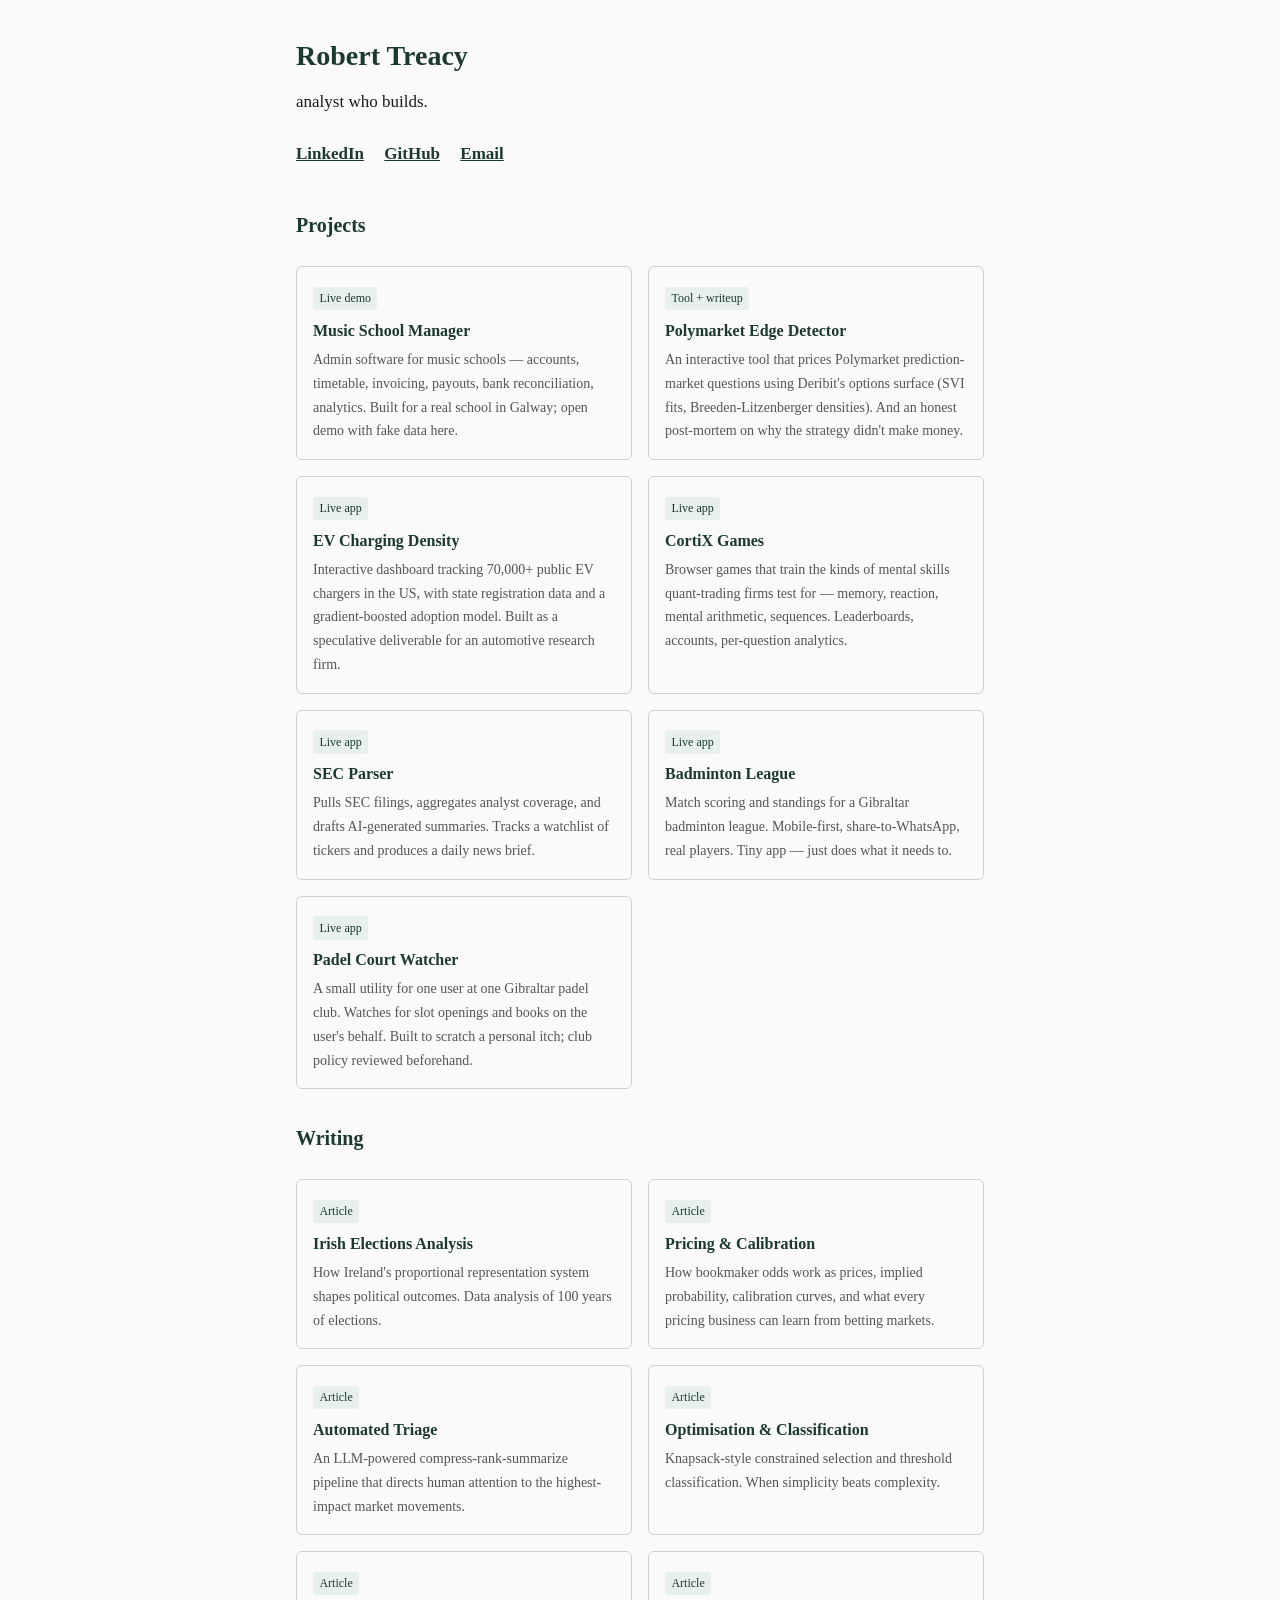
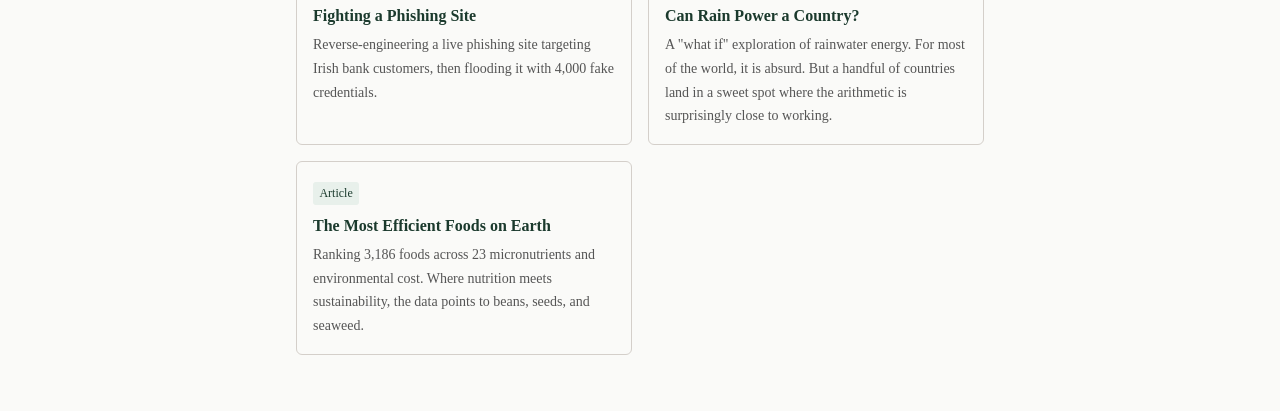
<file: index.html>
<!DOCTYPE html>
<html lang="en">
<head>
  <meta charset="UTF-8">
  <meta name="viewport" content="width=device-width, initial-scale=1.0">
  <title>Robert Treacy</title>
  <link rel="stylesheet" href="style.css">
</head>
<body>
  <header>
    <h1>Robert Treacy</h1>
    <p>analyst who builds.</p>
    <div class="profile-links">
      <a href="https://www.linkedin.com/in/roberttreacyanalytics/" target="_blank" rel="noopener">LinkedIn</a>
      <a href="https://github.com/btre53" target="_blank" rel="noopener">GitHub</a>
      <a href="mailto:bobby@built-by-bobby.com">Email</a>
    </div>
  </header>

  <main>
    <h2>Projects</h2>
    <div class="cards">
      <a class="card" href="https://school-manager.built-by-bobby.com/demo/" target="_blank" rel="noopener">
        <span class="tag">Live demo</span>
        <h3>Music School Manager</h3>
        <p>Admin software for music schools — accounts, timetable, invoicing, payouts, bank reconciliation, analytics. Built for a real school in Galway; open demo with fake data here.</p>
      </a>

      <a class="card" href="polymarket/">
        <span class="tag">Tool + writeup</span>
        <h3>Polymarket Edge Detector</h3>
        <p>An interactive tool that prices Polymarket prediction-market questions using Deribit's options surface (SVI fits, Breeden-Litzenberger densities). And an honest post-mortem on why the strategy didn't make money.</p>
      </a>

      <a class="card" href="https://ev.built-by-bobby.com" target="_blank" rel="noopener">
        <span class="tag">Live app</span>
        <h3>EV Charging Density</h3>
        <p>Interactive dashboard tracking 70,000+ public EV chargers in the US, with state registration data and a gradient-boosted adoption model. Built as a speculative deliverable for an automotive research firm.</p>
      </a>

      <a class="card" href="https://cortix-games.built-by-bobby.com" target="_blank" rel="noopener">
        <span class="tag">Live app</span>
        <h3>CortiX Games</h3>
        <p>Browser games that train the kinds of mental skills quant-trading firms test for — memory, reaction, mental arithmetic, sequences. Leaderboards, accounts, per-question analytics.</p>
      </a>

      <a class="card" href="https://sec.built-by-bobby.com" target="_blank" rel="noopener">
        <span class="tag">Live app</span>
        <h3>SEC Parser</h3>
        <p>Pulls SEC filings, aggregates analyst coverage, and drafts AI-generated summaries. Tracks a watchlist of tickers and produces a daily news brief.</p>
      </a>

      <a class="card" href="https://gibbadminton.duckdns.org" target="_blank" rel="noopener">
        <span class="tag">Live app</span>
        <h3>Badminton League</h3>
        <p>Match scoring and standings for a Gibraltar badminton league. Mobile-first, share-to-WhatsApp, real players. Tiny app — just does what it needs to.</p>
      </a>

      <a class="card" href="https://padel.built-by-bobby.com" target="_blank" rel="noopener">
        <span class="tag">Live app</span>
        <h3>Padel Court Watcher</h3>
        <p>A small utility for one user at one Gibraltar padel club. Watches for slot openings and books on the user's behalf. Built to scratch a personal itch; club policy reviewed beforehand.</p>
      </a>
    </div>

    <h2>Writing</h2>
    <div class="cards">
      <a class="card" href="https://btre53.github.io/irish-elections-analysis/" target="_blank" rel="noopener">
        <span class="tag">Article</span>
        <h3>Irish Elections Analysis</h3>
        <p>How Ireland's proportional representation system shapes political outcomes. Data analysis of 100 years of elections.</p>
      </a>

      <a class="card" href="gambling-pricing/">
        <span class="tag">Article</span>
        <h3>Pricing &amp; Calibration</h3>
        <p>How bookmaker odds work as prices, implied probability, calibration curves, and what every pricing business can learn from betting markets.</p>
      </a>

      <a class="card" href="gambling-triage/">
        <span class="tag">Article</span>
        <h3>Automated Triage</h3>
        <p>An LLM-powered compress-rank-summarize pipeline that directs human attention to the highest-impact market movements.</p>
      </a>

      <a class="card" href="gambling-optimisation/">
        <span class="tag">Article</span>
        <h3>Optimisation &amp; Classification</h3>
        <p>Knapsack-style constrained selection and threshold classification. When simplicity beats complexity.</p>
      </a>

      <a class="card" href="aib-scammer/">
        <span class="tag">Article</span>
        <h3>Fighting a Phishing Site</h3>
        <p>Reverse-engineering a live phishing site targeting Irish bank customers, then flooding it with 4,000 fake credentials.</p>
      </a>

      <a class="card" href="rainwater-power/">
        <span class="tag">Article</span>
        <h3>Can Rain Power a Country?</h3>
        <p>A "what if" exploration of rainwater energy. For most of the world, it is absurd. But a handful of countries land in a sweet spot where the arithmetic is surprisingly close to working.</p>
      </a>

      <a class="card" href="efficient-food/">
        <span class="tag">Article</span>
        <h3>The Most Efficient Foods on Earth</h3>
        <p>Ranking 3,186 foods across 23 micronutrients and environmental cost. Where nutrition meets sustainability, the data points to beans, seeds, and seaweed.</p>
      </a>
    </div>
  </main>
</body>
</html>
</file>
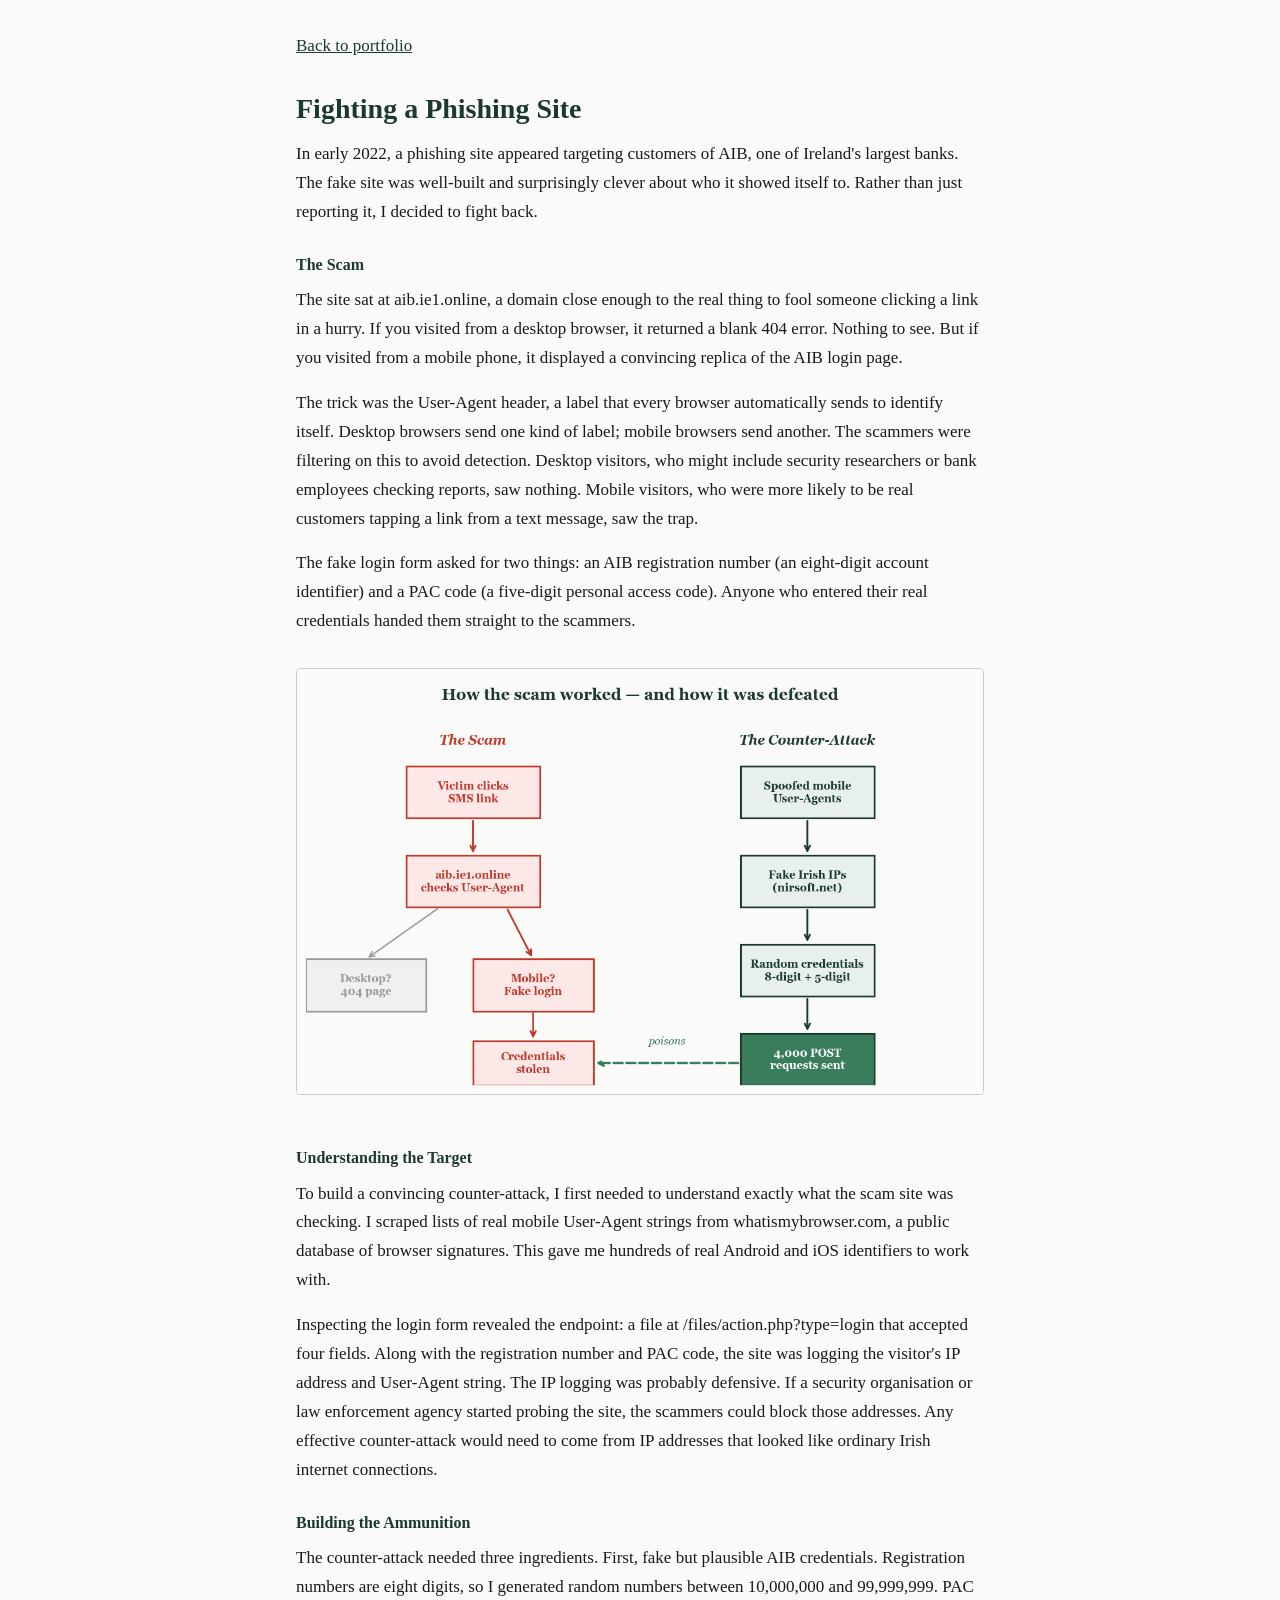
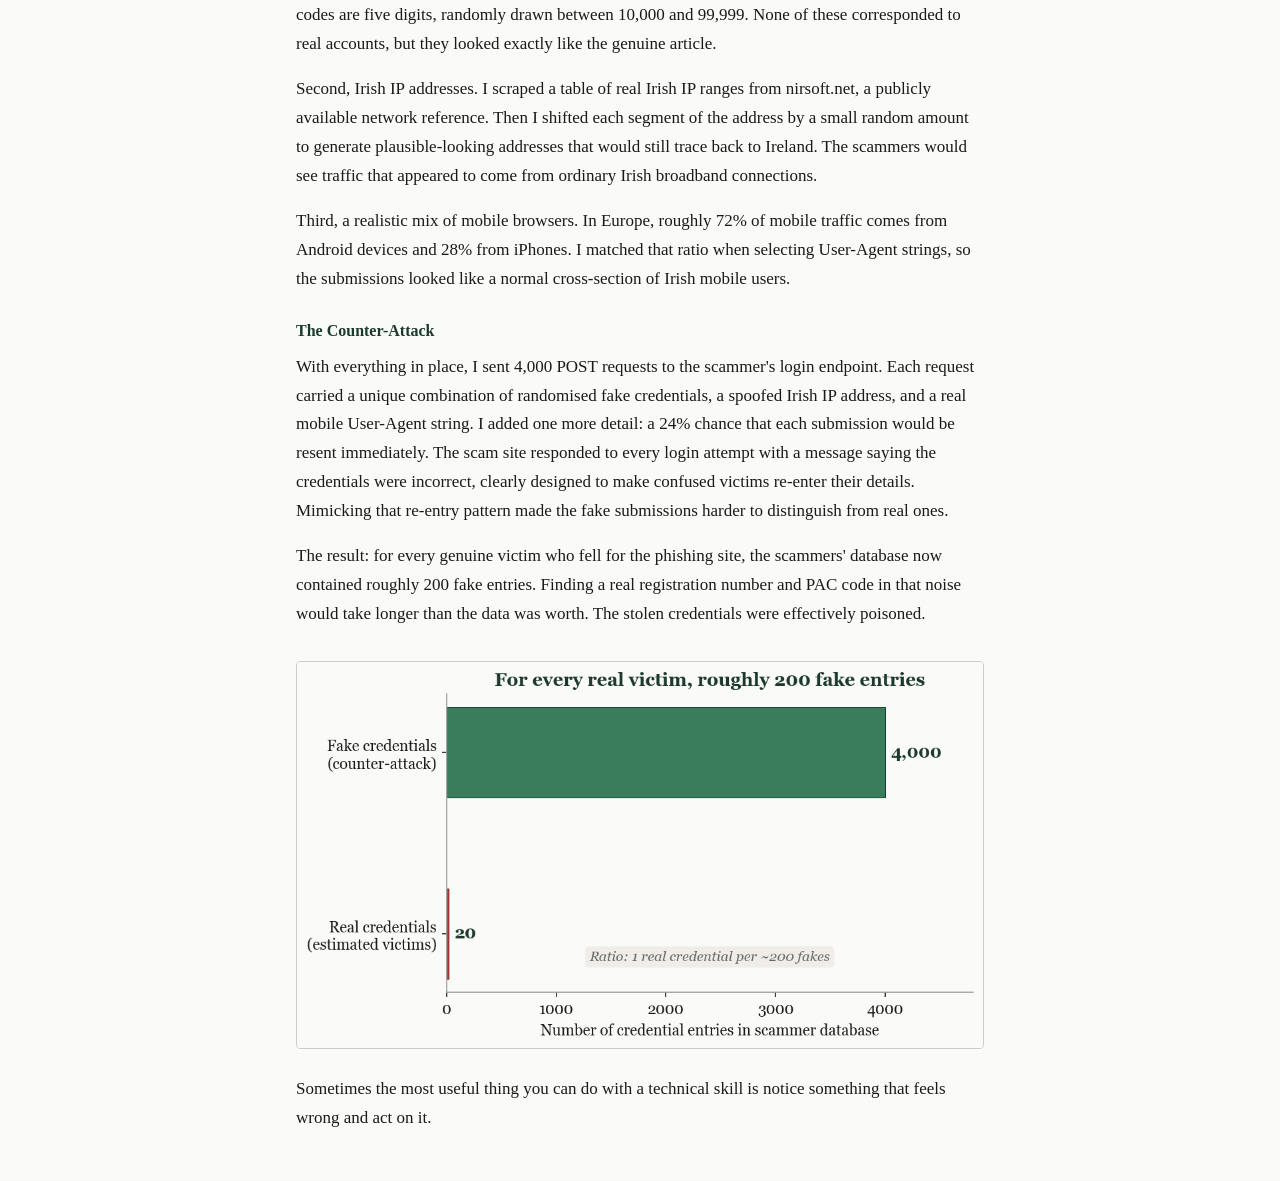
<file: aib-scammer/index.html>
<!DOCTYPE html>
<html lang="en">
<head>
  <meta charset="UTF-8">
  <meta name="viewport" content="width=device-width, initial-scale=1.0">
  <title>Fighting a Phishing Site — Robert Treacy</title>
  <link rel="stylesheet" href="../style.css">
</head>
<body>
  <a class="back-link" href="../">Back to portfolio</a>

  <h1>Fighting a Phishing Site</h1>

  <p>In early 2022, a phishing site appeared targeting customers of AIB, one of Ireland's largest banks. The fake site was well-built and surprisingly clever about who it showed itself to. Rather than just reporting it, I decided to fight back.</p>

  <h3>The Scam</h3>

  <p>The site sat at aib.ie1.online, a domain close enough to the real thing to fool someone clicking a link in a hurry. If you visited from a desktop browser, it returned a blank 404 error. Nothing to see. But if you visited from a mobile phone, it displayed a convincing replica of the AIB login page.</p>

  <p>The trick was the User-Agent header, a label that every browser automatically sends to identify itself. Desktop browsers send one kind of label; mobile browsers send another. The scammers were filtering on this to avoid detection. Desktop visitors, who might include security researchers or bank employees checking reports, saw nothing. Mobile visitors, who were more likely to be real customers tapping a link from a text message, saw the trap.</p>

  <p>The fake login form asked for two things: an AIB registration number (an eight-digit account identifier) and a PAC code (a five-digit personal access code). Anyone who entered their real credentials handed them straight to the scammers.</p>

  <img class="chart" src="scam-flow.png" alt="Flow diagram showing the scam on the left (victim clicks SMS link, site checks User-Agent, desktop gets 404, mobile gets fake login, credentials stolen) and the counter-attack on the right (spoofed mobile User-Agents, fake Irish IPs, random credentials, 4,000 POST requests that poison the stolen database).">

  <h3>Understanding the Target</h3>

  <p>To build a convincing counter-attack, I first needed to understand exactly what the scam site was checking. I scraped lists of real mobile User-Agent strings from whatismybrowser.com, a public database of browser signatures. This gave me hundreds of real Android and iOS identifiers to work with.</p>

  <p>Inspecting the login form revealed the endpoint: a file at /files/action.php?type=login that accepted four fields. Along with the registration number and PAC code, the site was logging the visitor's IP address and User-Agent string. The IP logging was probably defensive. If a security organisation or law enforcement agency started probing the site, the scammers could block those addresses. Any effective counter-attack would need to come from IP addresses that looked like ordinary Irish internet connections.</p>

  <h3>Building the Ammunition</h3>

  <p>The counter-attack needed three ingredients. First, fake but plausible AIB credentials. Registration numbers are eight digits, so I generated random numbers between 10,000,000 and 99,999,999. PAC codes are five digits, randomly drawn between 10,000 and 99,999. None of these corresponded to real accounts, but they looked exactly like the genuine article.</p>

  <p>Second, Irish IP addresses. I scraped a table of real Irish IP ranges from nirsoft.net, a publicly available network reference. Then I shifted each segment of the address by a small random amount to generate plausible-looking addresses that would still trace back to Ireland. The scammers would see traffic that appeared to come from ordinary Irish broadband connections.</p>

  <p>Third, a realistic mix of mobile browsers. In Europe, roughly 72% of mobile traffic comes from Android devices and 28% from iPhones. I matched that ratio when selecting User-Agent strings, so the submissions looked like a normal cross-section of Irish mobile users.</p>

  <h3>The Counter-Attack</h3>

  <p>With everything in place, I sent 4,000 POST requests to the scammer's login endpoint. Each request carried a unique combination of randomised fake credentials, a spoofed Irish IP address, and a real mobile User-Agent string. I added one more detail: a 24% chance that each submission would be resent immediately. The scam site responded to every login attempt with a message saying the credentials were incorrect, clearly designed to make confused victims re-enter their details. Mimicking that re-entry pattern made the fake submissions harder to distinguish from real ones.</p>

  <p>The result: for every genuine victim who fell for the phishing site, the scammers' database now contained roughly 200 fake entries. Finding a real registration number and PAC code in that noise would take longer than the data was worth. The stolen credentials were effectively poisoned.</p>

  <img class="chart" src="signal-noise.png" alt="Horizontal bar chart showing 20 estimated real credential entries versus 4,000 fake entries from the counter-attack. The ratio is approximately 1 real credential per 200 fakes.">

  <p>Sometimes the most useful thing you can do with a technical skill is notice something that feels wrong and act on it.</p>

</body>
</html>
</file>
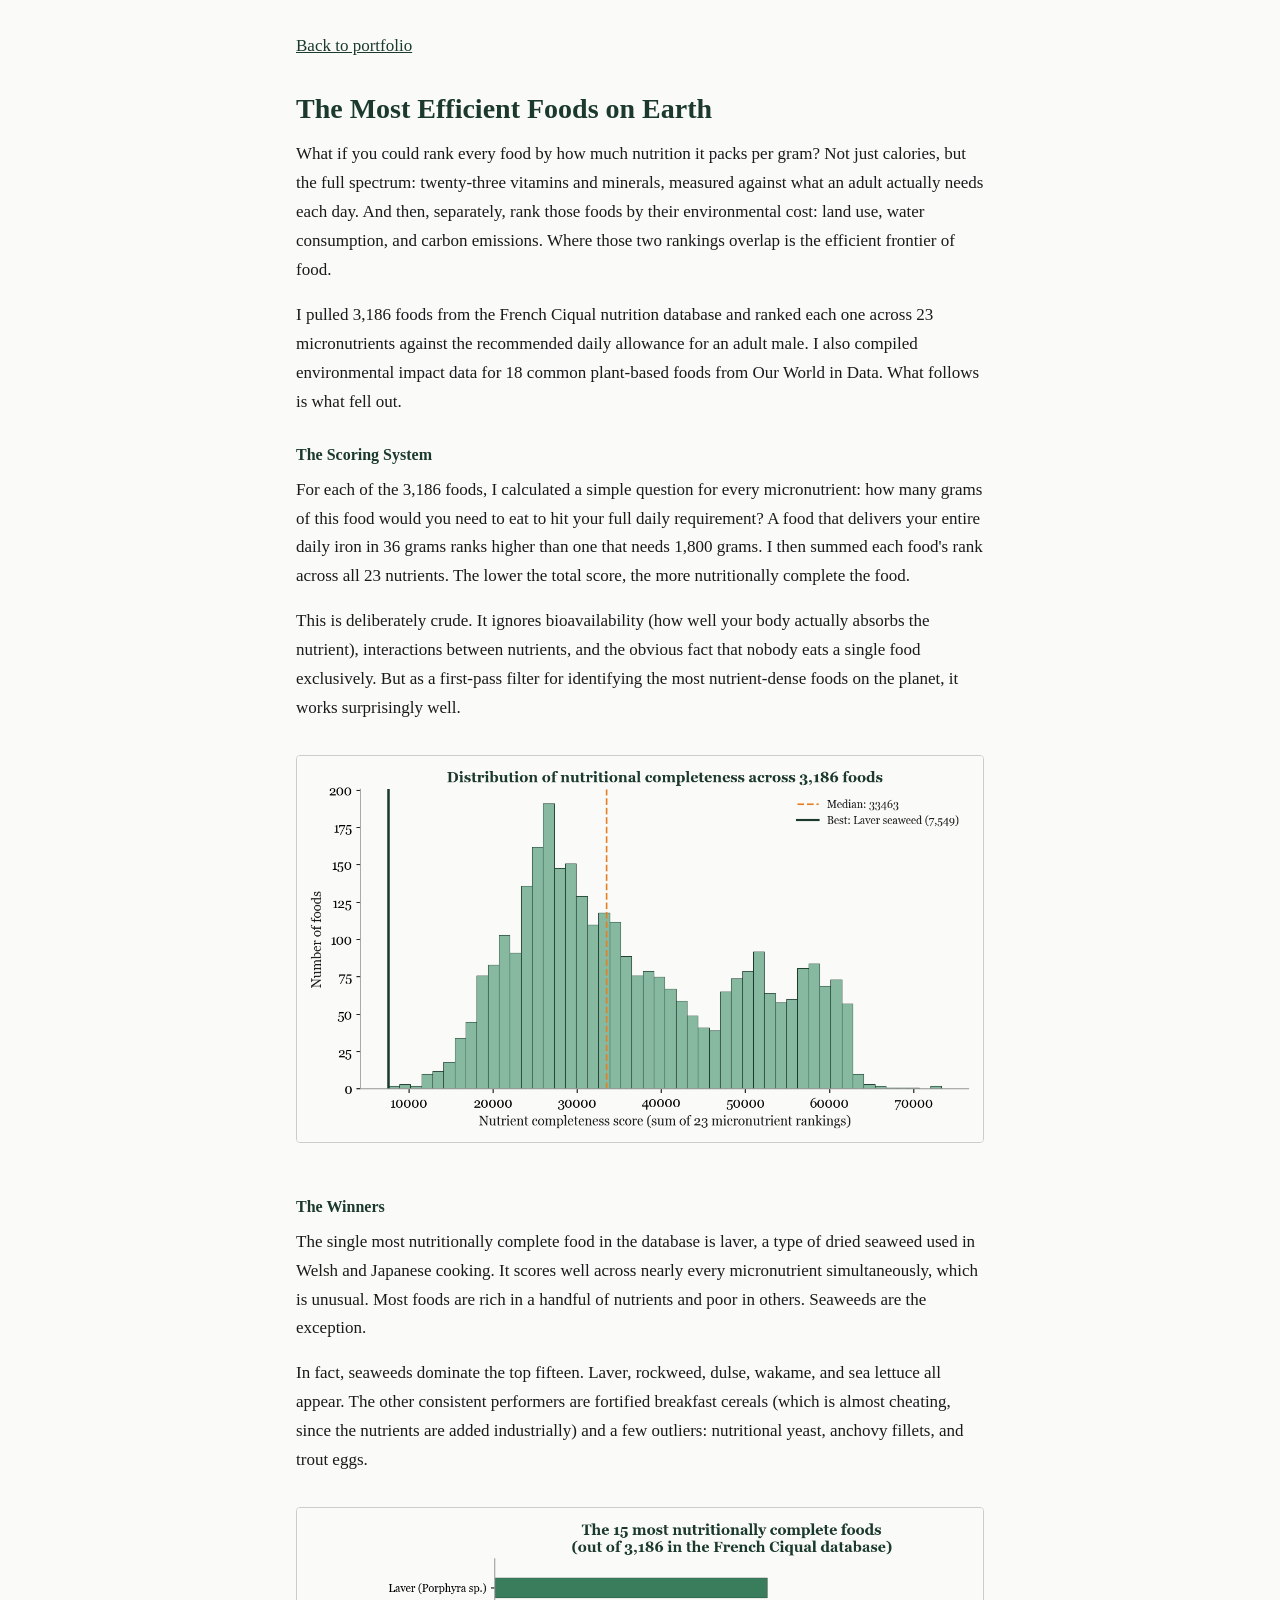
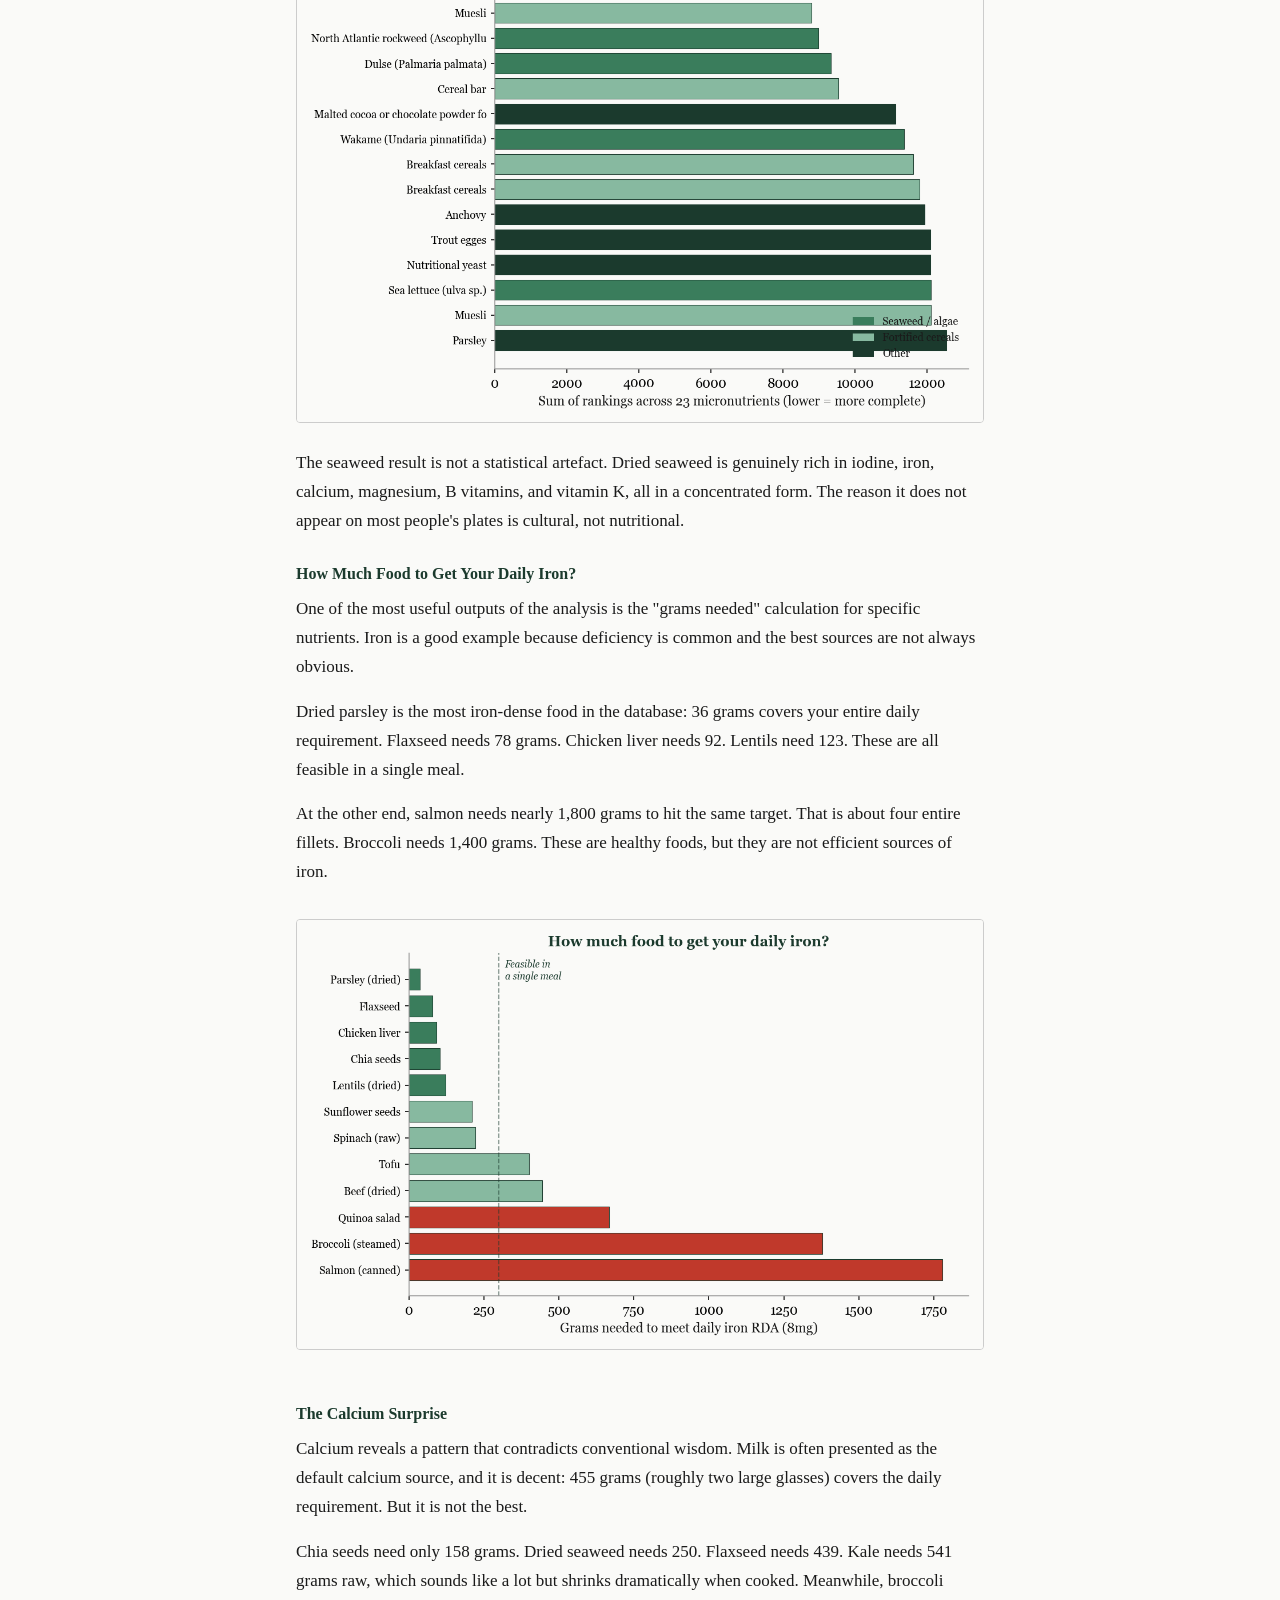
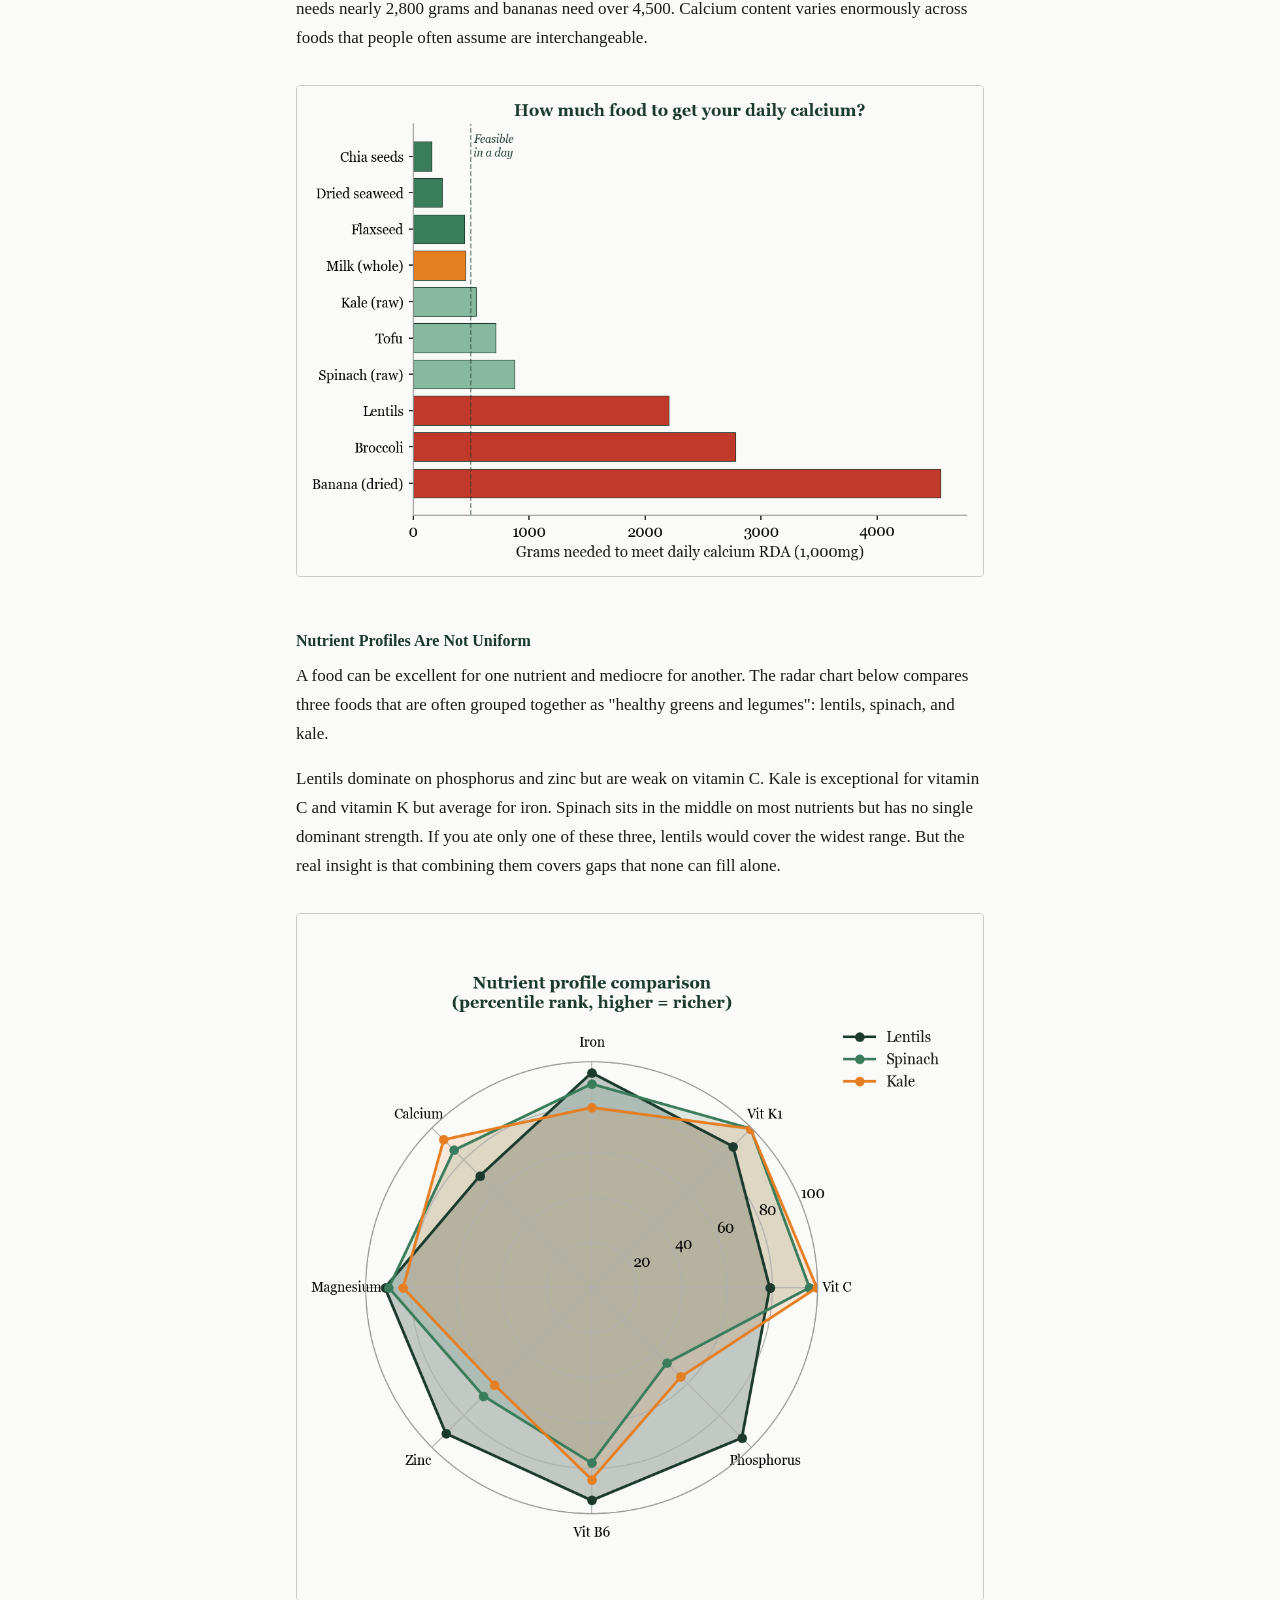
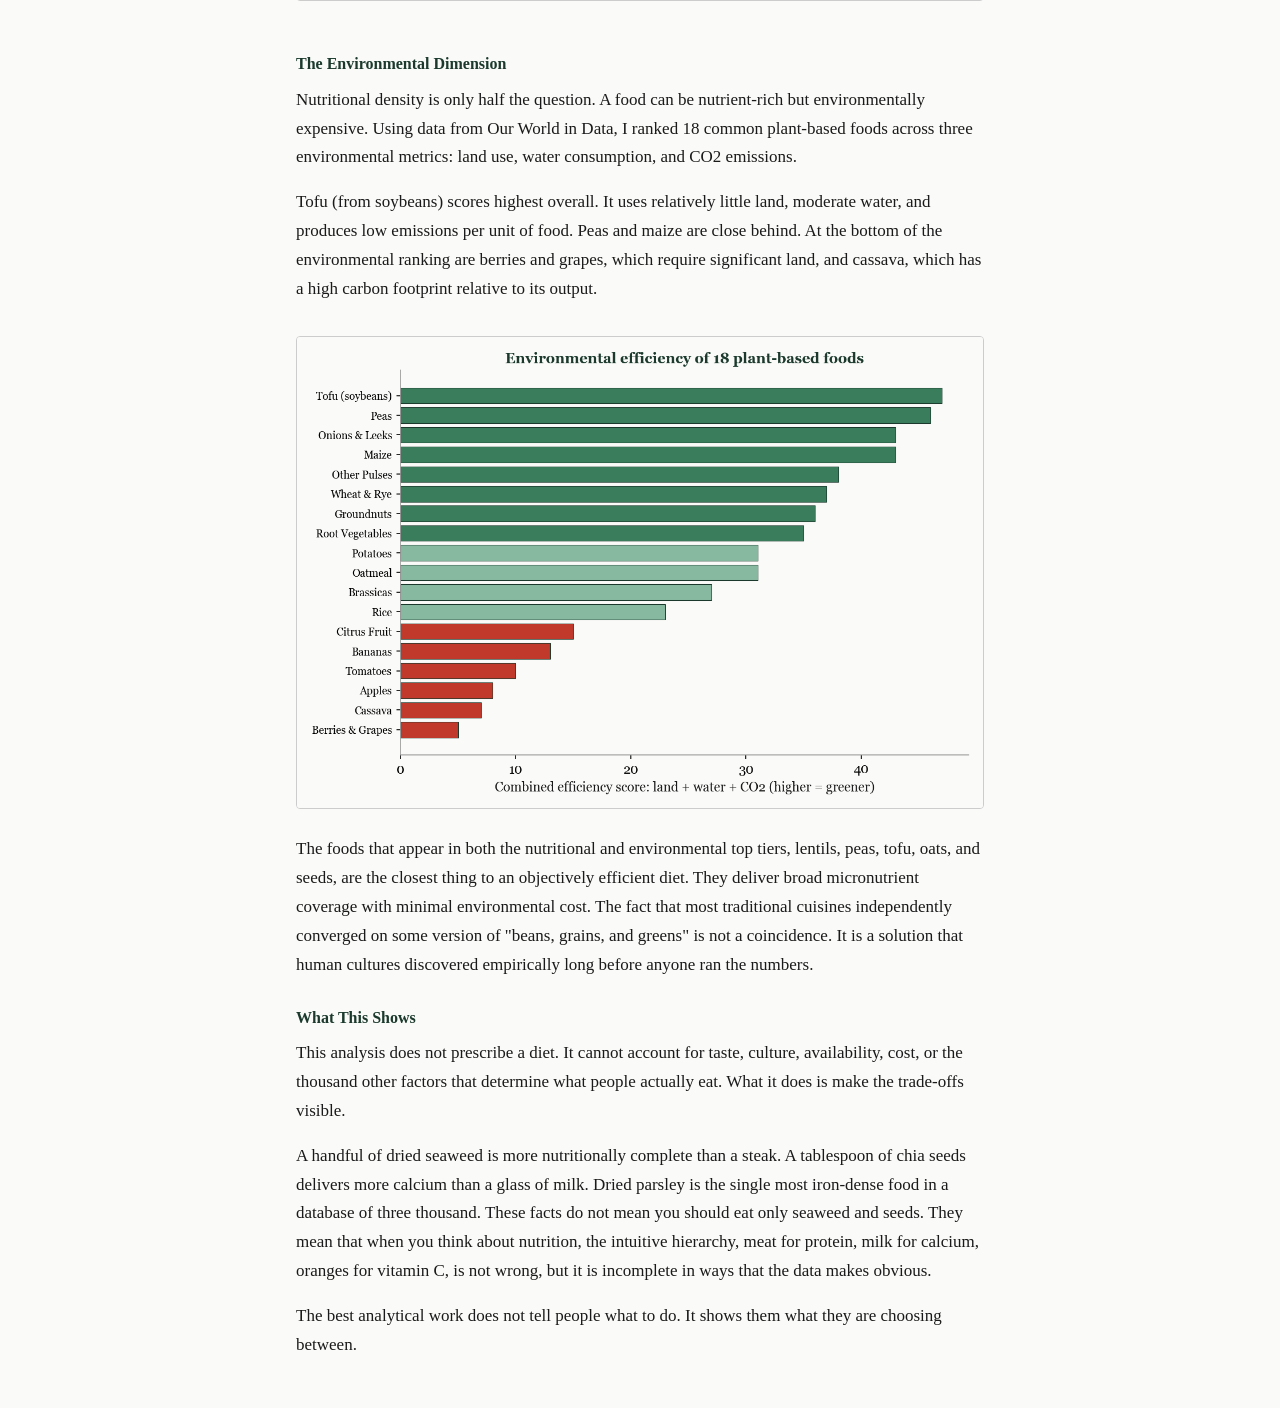
<file: efficient-food/index.html>
<!DOCTYPE html>
<html lang="en">
<head>
  <meta charset="UTF-8">
  <meta name="viewport" content="width=device-width, initial-scale=1.0">
  <title>The Most Efficient Foods on Earth — Robert Treacy</title>
  <link rel="stylesheet" href="../style.css">
</head>
<body>
  <a class="back-link" href="../">Back to portfolio</a>

  <h1>The Most Efficient Foods on Earth</h1>

  <p>What if you could rank every food by how much nutrition it packs per gram? Not just calories, but the full spectrum: twenty-three vitamins and minerals, measured against what an adult actually needs each day. And then, separately, rank those foods by their environmental cost: land use, water consumption, and carbon emissions. Where those two rankings overlap is the efficient frontier of food.</p>

  <p>I pulled 3,186 foods from the French Ciqual nutrition database and ranked each one across 23 micronutrients against the recommended daily allowance for an adult male. I also compiled environmental impact data for 18 common plant-based foods from Our World in Data. What follows is what fell out.</p>

  <h3>The Scoring System</h3>

  <p>For each of the 3,186 foods, I calculated a simple question for every micronutrient: how many grams of this food would you need to eat to hit your full daily requirement? A food that delivers your entire daily iron in 36 grams ranks higher than one that needs 1,800 grams. I then summed each food's rank across all 23 nutrients. The lower the total score, the more nutritionally complete the food.</p>

  <p>This is deliberately crude. It ignores bioavailability (how well your body actually absorbs the nutrient), interactions between nutrients, and the obvious fact that nobody eats a single food exclusively. But as a first-pass filter for identifying the most nutrient-dense foods on the planet, it works surprisingly well.</p>

  <img class="chart" src="score-distribution.png" alt="Histogram showing the distribution of nutrient completeness scores across 3,186 foods. Most foods cluster around the median. A few outliers on the left represent the most nutritionally complete foods.">

  <h3>The Winners</h3>

  <p>The single most nutritionally complete food in the database is laver, a type of dried seaweed used in Welsh and Japanese cooking. It scores well across nearly every micronutrient simultaneously, which is unusual. Most foods are rich in a handful of nutrients and poor in others. Seaweeds are the exception.</p>

  <p>In fact, seaweeds dominate the top fifteen. Laver, rockweed, dulse, wakame, and sea lettuce all appear. The other consistent performers are fortified breakfast cereals (which is almost cheating, since the nutrients are added industrially) and a few outliers: nutritional yeast, anchovy fillets, and trout eggs.</p>

  <img class="chart" src="top-15-foods.png" alt="Horizontal bar chart showing the 15 most nutritionally complete foods. Seaweeds (laver, rockweed, dulse, wakame, sea lettuce) dominate, followed by fortified cereals, with nutritional yeast, anchovies, and trout eggs also appearing.">

  <p>The seaweed result is not a statistical artefact. Dried seaweed is genuinely rich in iodine, iron, calcium, magnesium, B vitamins, and vitamin K, all in a concentrated form. The reason it does not appear on most people's plates is cultural, not nutritional.</p>

  <h3>How Much Food to Get Your Daily Iron?</h3>

  <p>One of the most useful outputs of the analysis is the "grams needed" calculation for specific nutrients. Iron is a good example because deficiency is common and the best sources are not always obvious.</p>

  <p>Dried parsley is the most iron-dense food in the database: 36 grams covers your entire daily requirement. Flaxseed needs 78 grams. Chicken liver needs 92. Lentils need 123. These are all feasible in a single meal.</p>

  <p>At the other end, salmon needs nearly 1,800 grams to hit the same target. That is about four entire fillets. Broccoli needs 1,400 grams. These are healthy foods, but they are not efficient sources of iron.</p>

  <img class="chart" src="iron-comparison.png" alt="Horizontal bar chart showing grams needed to meet the daily iron RDA for twelve common foods. Parsley (dried) needs only 36 grams. Salmon needs 1,778 grams. A dashed line marks the feasible-in-a-single-meal threshold.">

  <h3>The Calcium Surprise</h3>

  <p>Calcium reveals a pattern that contradicts conventional wisdom. Milk is often presented as the default calcium source, and it is decent: 455 grams (roughly two large glasses) covers the daily requirement. But it is not the best.</p>

  <p>Chia seeds need only 158 grams. Dried seaweed needs 250. Flaxseed needs 439. Kale needs 541 grams raw, which sounds like a lot but shrinks dramatically when cooked. Meanwhile, broccoli needs nearly 2,800 grams and bananas need over 4,500. Calcium content varies enormously across foods that people often assume are interchangeable.</p>

  <img class="chart" src="calcium-comparison.png" alt="Horizontal bar chart showing grams needed to meet daily calcium RDA. Chia seeds need 158 grams. Milk needs 455. Broccoli needs 2,778. Banana needs 4,545.">

  <h3>Nutrient Profiles Are Not Uniform</h3>

  <p>A food can be excellent for one nutrient and mediocre for another. The radar chart below compares three foods that are often grouped together as "healthy greens and legumes": lentils, spinach, and kale.</p>

  <p>Lentils dominate on phosphorus and zinc but are weak on vitamin C. Kale is exceptional for vitamin C and vitamin K but average for iron. Spinach sits in the middle on most nutrients but has no single dominant strength. If you ate only one of these three, lentils would cover the widest range. But the real insight is that combining them covers gaps that none can fill alone.</p>

  <img class="chart" src="radar-comparison.png" alt="Radar chart comparing lentils, spinach, and kale across eight micronutrients. Lentils have the largest overall area. Kale spikes on vitamin C. Spinach is balanced but not dominant on any single axis.">

  <h3>The Environmental Dimension</h3>

  <p>Nutritional density is only half the question. A food can be nutrient-rich but environmentally expensive. Using data from Our World in Data, I ranked 18 common plant-based foods across three environmental metrics: land use, water consumption, and CO2 emissions.</p>

  <p>Tofu (from soybeans) scores highest overall. It uses relatively little land, moderate water, and produces low emissions per unit of food. Peas and maize are close behind. At the bottom of the environmental ranking are berries and grapes, which require significant land, and cassava, which has a high carbon footprint relative to its output.</p>

  <img class="chart" src="environmental-ranking.png" alt="Horizontal bar chart ranking 18 plant-based foods by combined environmental efficiency across land, water, and CO2. Tofu, peas, and maize score highest. Berries, cassava, and apples score lowest.">

  <p>The foods that appear in both the nutritional and environmental top tiers, lentils, peas, tofu, oats, and seeds, are the closest thing to an objectively efficient diet. They deliver broad micronutrient coverage with minimal environmental cost. The fact that most traditional cuisines independently converged on some version of "beans, grains, and greens" is not a coincidence. It is a solution that human cultures discovered empirically long before anyone ran the numbers.</p>

  <h3>What This Shows</h3>

  <p>This analysis does not prescribe a diet. It cannot account for taste, culture, availability, cost, or the thousand other factors that determine what people actually eat. What it does is make the trade-offs visible.</p>

  <p>A handful of dried seaweed is more nutritionally complete than a steak. A tablespoon of chia seeds delivers more calcium than a glass of milk. Dried parsley is the single most iron-dense food in a database of three thousand. These facts do not mean you should eat only seaweed and seeds. They mean that when you think about nutrition, the intuitive hierarchy, meat for protein, milk for calcium, oranges for vitamin C, is not wrong, but it is incomplete in ways that the data makes obvious.</p>

  <p>The best analytical work does not tell people what to do. It shows them what they are choosing between.</p>

</body>
</html>
</file>
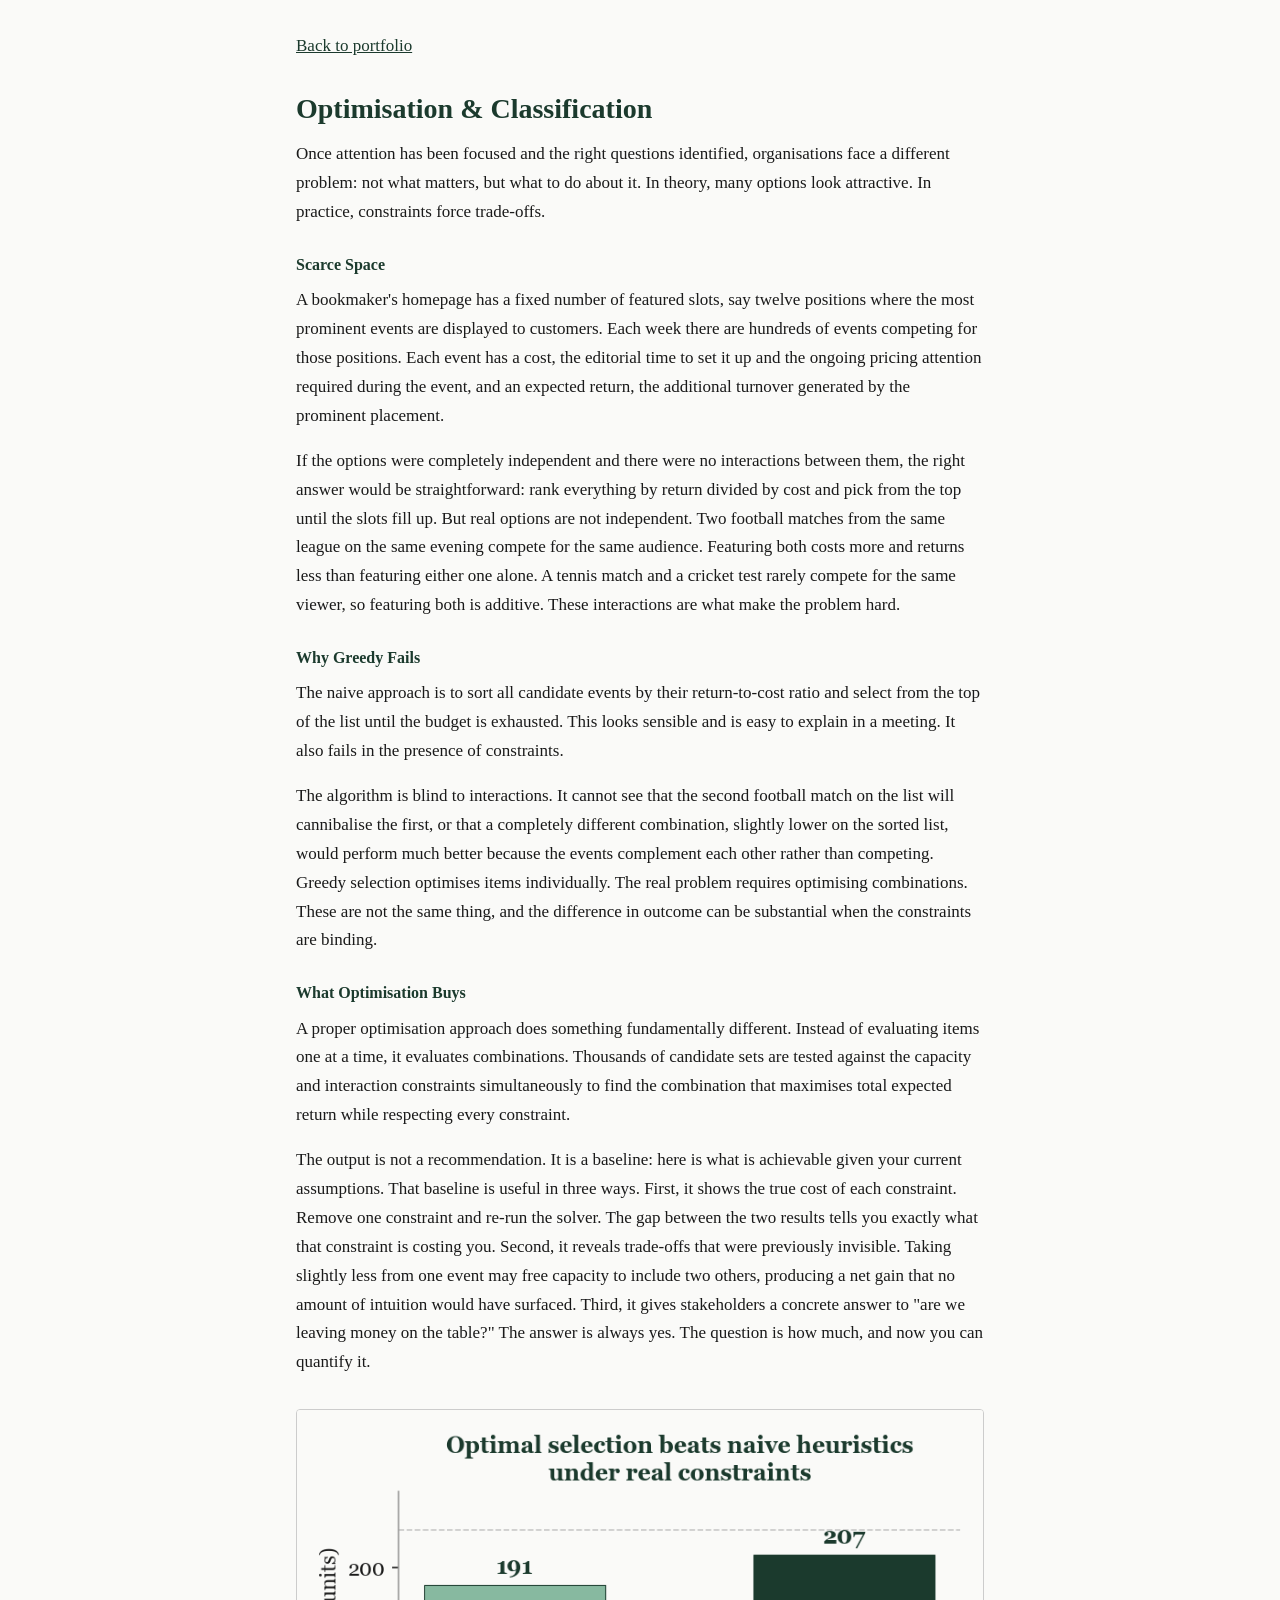
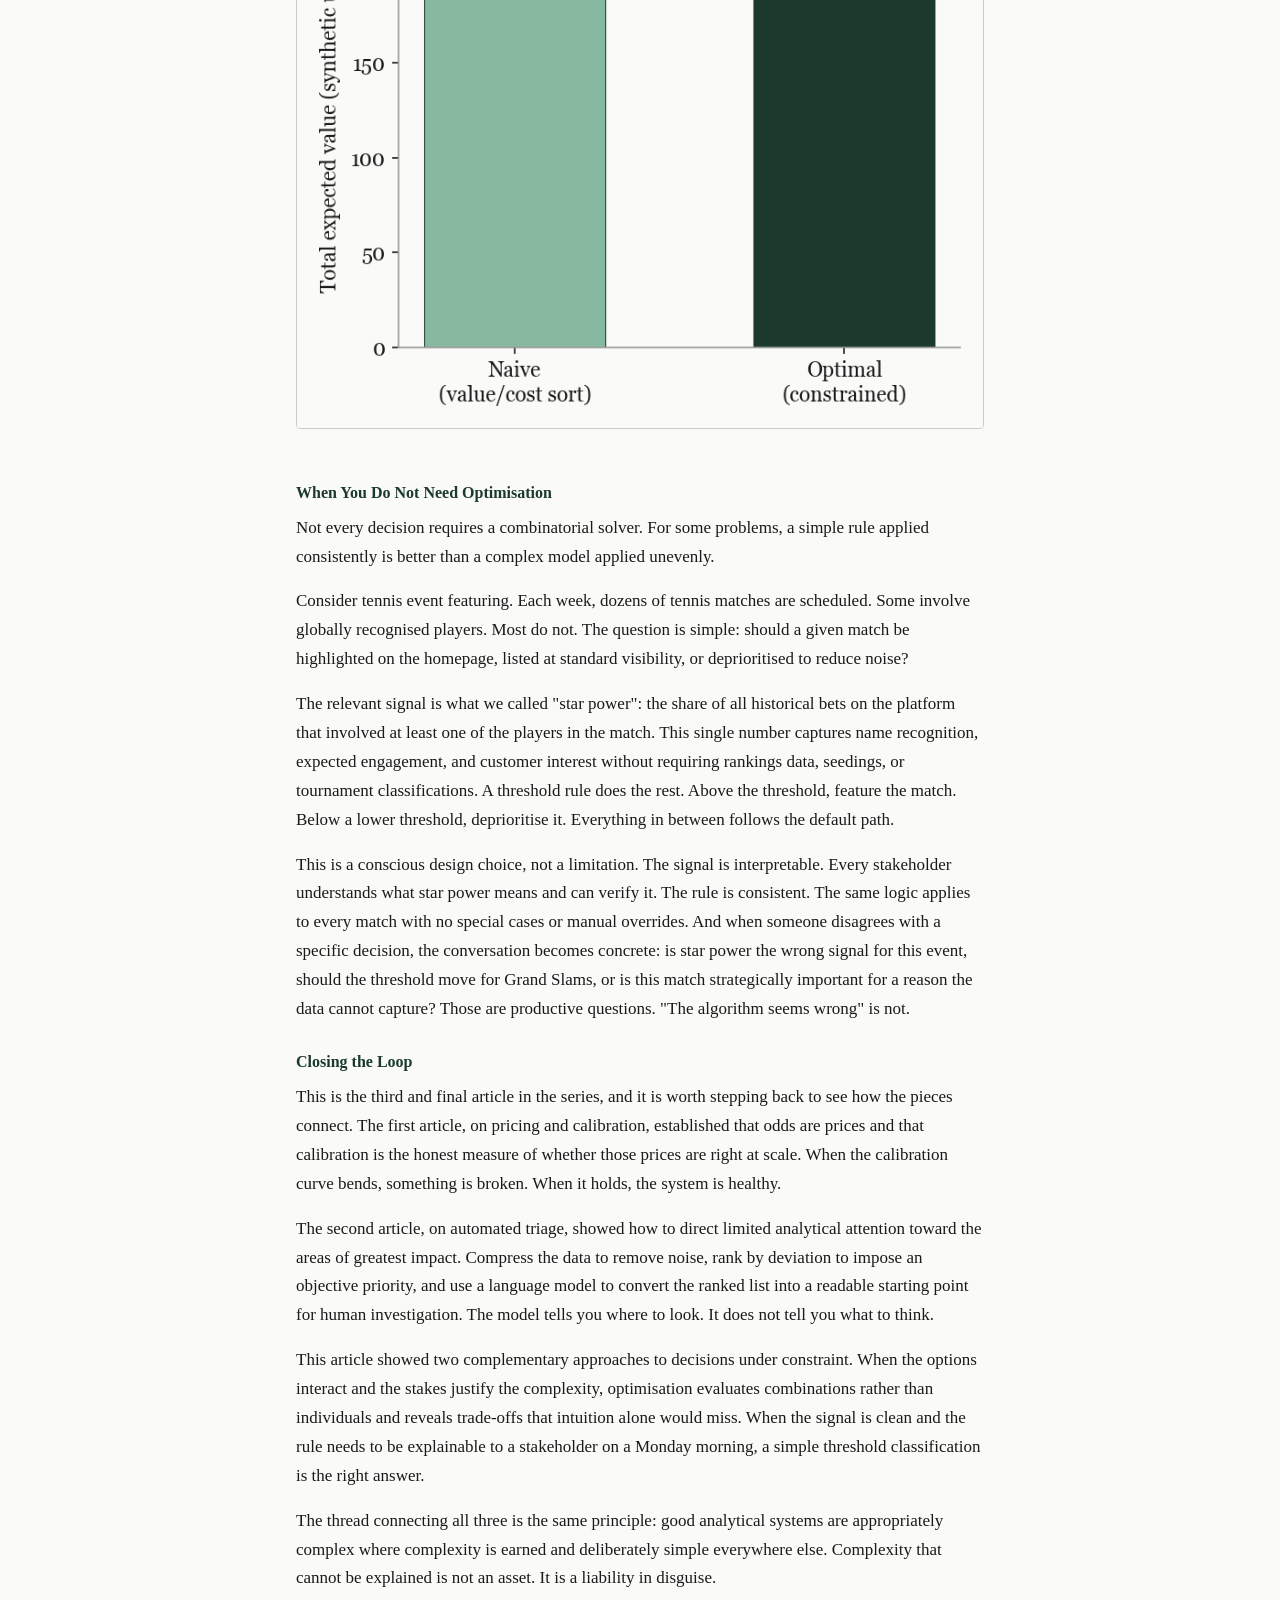
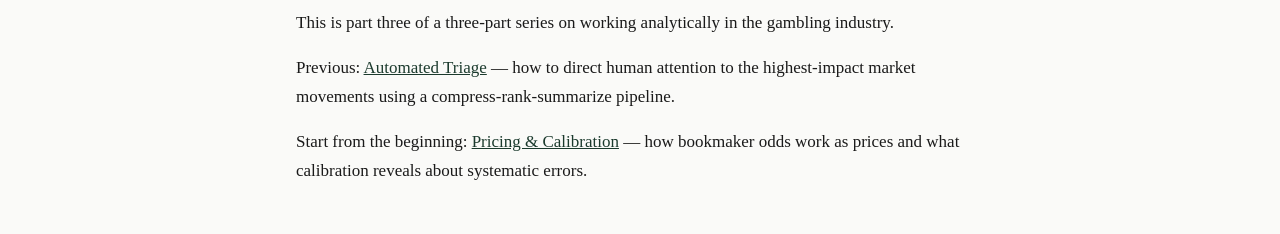
<file: gambling-optimisation/index.html>
<!DOCTYPE html>
<html lang="en">
<head>
  <meta charset="UTF-8">
  <meta name="viewport" content="width=device-width, initial-scale=1.0">
  <title>Optimisation &amp; Classification — Robert Treacy</title>
  <link rel="stylesheet" href="../style.css">
</head>
<body>
  <a class="back-link" href="../">Back to portfolio</a>

  <h1>Optimisation &amp; Classification</h1>

  <p>Once attention has been focused and the right questions identified, organisations face a different problem: not what matters, but what to do about it. In theory, many options look attractive. In practice, constraints force trade-offs.</p>

  <h3>Scarce Space</h3>

  <p>A bookmaker's homepage has a fixed number of featured slots, say twelve positions where the most prominent events are displayed to customers. Each week there are hundreds of events competing for those positions. Each event has a cost, the editorial time to set it up and the ongoing pricing attention required during the event, and an expected return, the additional turnover generated by the prominent placement.</p>

  <p>If the options were completely independent and there were no interactions between them, the right answer would be straightforward: rank everything by return divided by cost and pick from the top until the slots fill up. But real options are not independent. Two football matches from the same league on the same evening compete for the same audience. Featuring both costs more and returns less than featuring either one alone. A tennis match and a cricket test rarely compete for the same viewer, so featuring both is additive. These interactions are what make the problem hard.</p>

  <h3>Why Greedy Fails</h3>

  <p>The naive approach is to sort all candidate events by their return-to-cost ratio and select from the top of the list until the budget is exhausted. This looks sensible and is easy to explain in a meeting. It also fails in the presence of constraints.</p>

  <p>The algorithm is blind to interactions. It cannot see that the second football match on the list will cannibalise the first, or that a completely different combination, slightly lower on the sorted list, would perform much better because the events complement each other rather than competing. Greedy selection optimises items individually. The real problem requires optimising combinations. These are not the same thing, and the difference in outcome can be substantial when the constraints are binding.</p>

  <h3>What Optimisation Buys</h3>

  <p>A proper optimisation approach does something fundamentally different. Instead of evaluating items one at a time, it evaluates combinations. Thousands of candidate sets are tested against the capacity and interaction constraints simultaneously to find the combination that maximises total expected return while respecting every constraint.</p>

  <p>The output is not a recommendation. It is a baseline: here is what is achievable given your current assumptions. That baseline is useful in three ways. First, it shows the true cost of each constraint. Remove one constraint and re-run the solver. The gap between the two results tells you exactly what that constraint is costing you. Second, it reveals trade-offs that were previously invisible. Taking slightly less from one event may free capacity to include two others, producing a net gain that no amount of intuition would have surfaced. Third, it gives stakeholders a concrete answer to "are we leaving money on the table?" The answer is always yes. The question is how much, and now you can quantify it.</p>

  <img class="chart" src="naive-vs-optimal.png" alt="Bar chart comparing total expected return under a naive greedy selection approach versus the optimised combination. The optimised bar is visibly taller, illustrating the gap between evaluating items individually and evaluating combinations.">

  <h3>When You Do Not Need Optimisation</h3>

  <p>Not every decision requires a combinatorial solver. For some problems, a simple rule applied consistently is better than a complex model applied unevenly.</p>

  <p>Consider tennis event featuring. Each week, dozens of tennis matches are scheduled. Some involve globally recognised players. Most do not. The question is simple: should a given match be highlighted on the homepage, listed at standard visibility, or deprioritised to reduce noise?</p>

  <p>The relevant signal is what we called "star power": the share of all historical bets on the platform that involved at least one of the players in the match. This single number captures name recognition, expected engagement, and customer interest without requiring rankings data, seedings, or tournament classifications. A threshold rule does the rest. Above the threshold, feature the match. Below a lower threshold, deprioritise it. Everything in between follows the default path.</p>

  <p>This is a conscious design choice, not a limitation. The signal is interpretable. Every stakeholder understands what star power means and can verify it. The rule is consistent. The same logic applies to every match with no special cases or manual overrides. And when someone disagrees with a specific decision, the conversation becomes concrete: is star power the wrong signal for this event, should the threshold move for Grand Slams, or is this match strategically important for a reason the data cannot capture? Those are productive questions. "The algorithm seems wrong" is not.</p>

  <h3>Closing the Loop</h3>

  <p>This is the third and final article in the series, and it is worth stepping back to see how the pieces connect. The first article, on pricing and calibration, established that odds are prices and that calibration is the honest measure of whether those prices are right at scale. When the calibration curve bends, something is broken. When it holds, the system is healthy.</p>

  <p>The second article, on automated triage, showed how to direct limited analytical attention toward the areas of greatest impact. Compress the data to remove noise, rank by deviation to impose an objective priority, and use a language model to convert the ranked list into a readable starting point for human investigation. The model tells you where to look. It does not tell you what to think.</p>

  <p>This article showed two complementary approaches to decisions under constraint. When the options interact and the stakes justify the complexity, optimisation evaluates combinations rather than individuals and reveals trade-offs that intuition alone would miss. When the signal is clean and the rule needs to be explainable to a stakeholder on a Monday morning, a simple threshold classification is the right answer.</p>

  <p>The thread connecting all three is the same principle: good analytical systems are appropriately complex where complexity is earned and deliberately simple everywhere else. Complexity that cannot be explained is not an asset. It is a liability in disguise.</p>

  <p>This is part three of a three-part series on working analytically in the gambling industry.</p>
  <p>Previous: <a href="../gambling-triage/">Automated Triage</a> — how to direct human attention to the highest-impact market movements using a compress-rank-summarize pipeline.</p>
  <p>Start from the beginning: <a href="../gambling-pricing/">Pricing &amp; Calibration</a> — how bookmaker odds work as prices and what calibration reveals about systematic errors.</p>

</body>
</html>
</file>
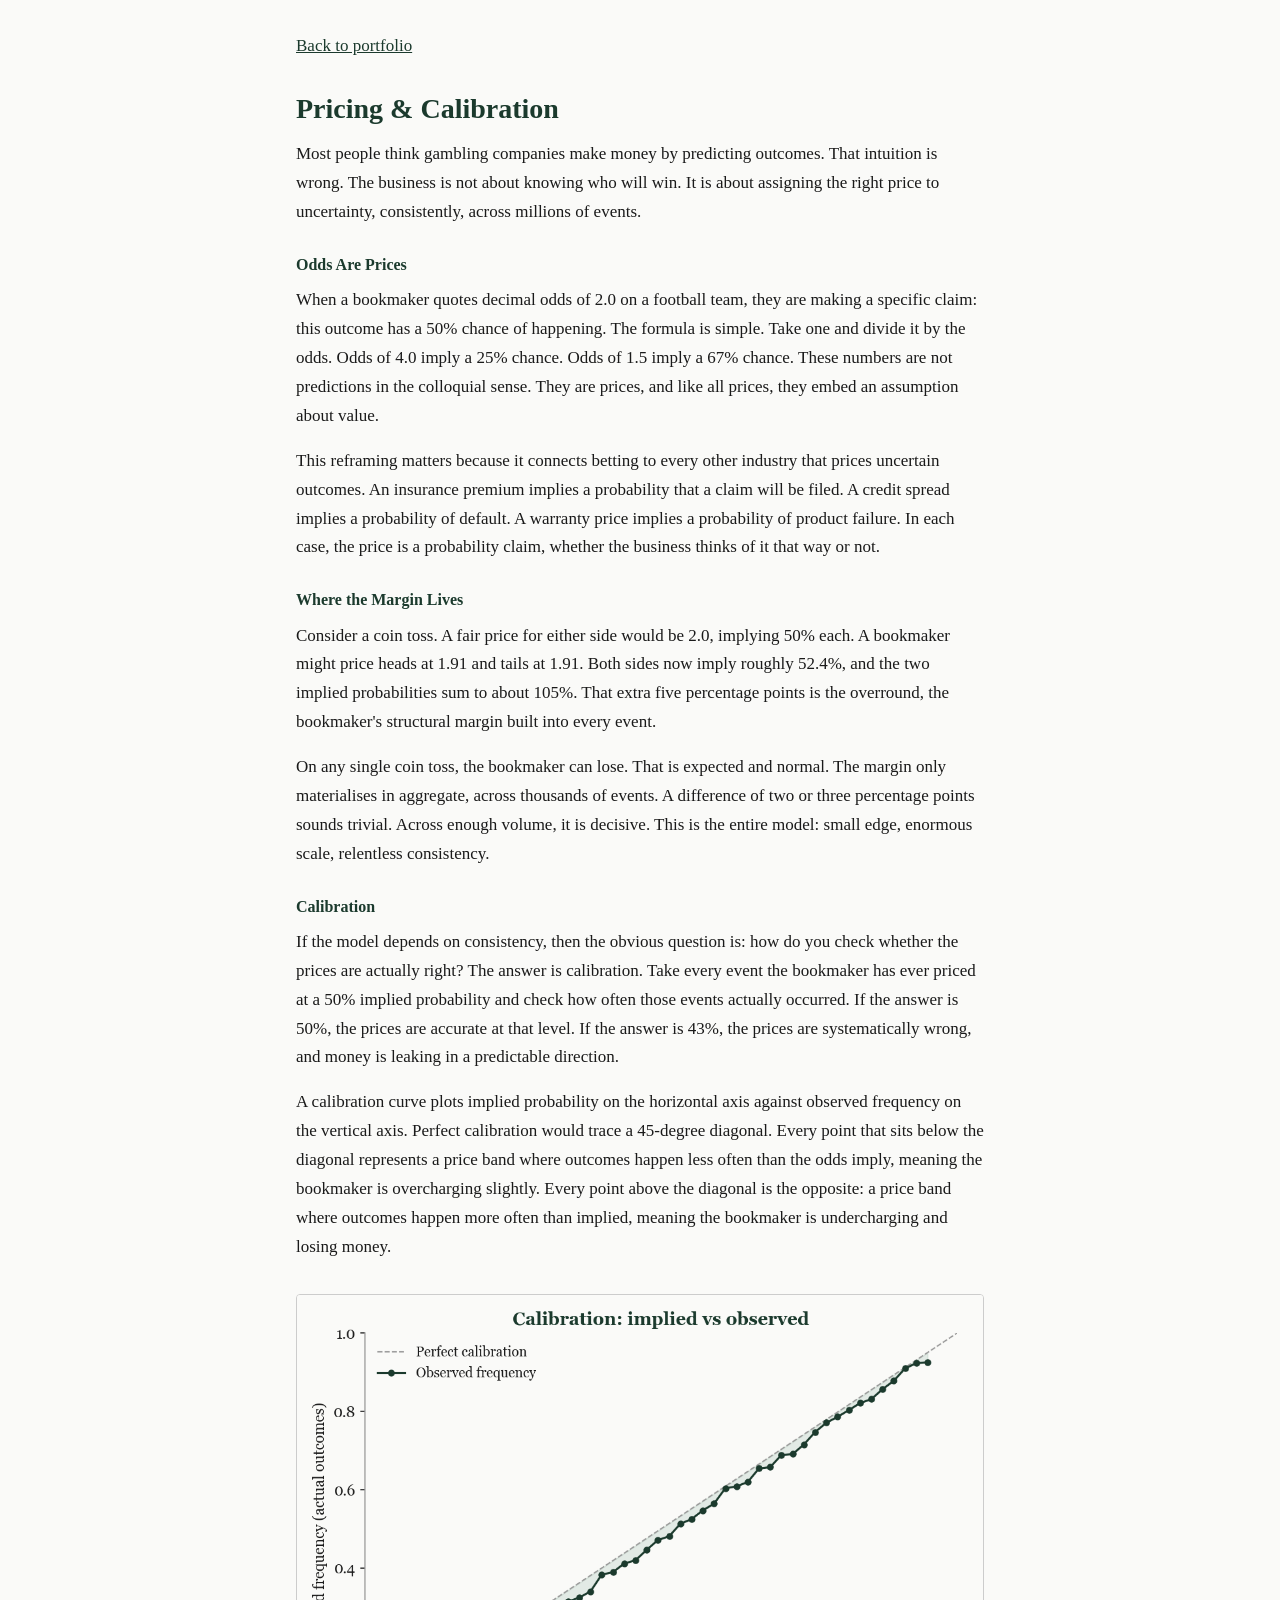
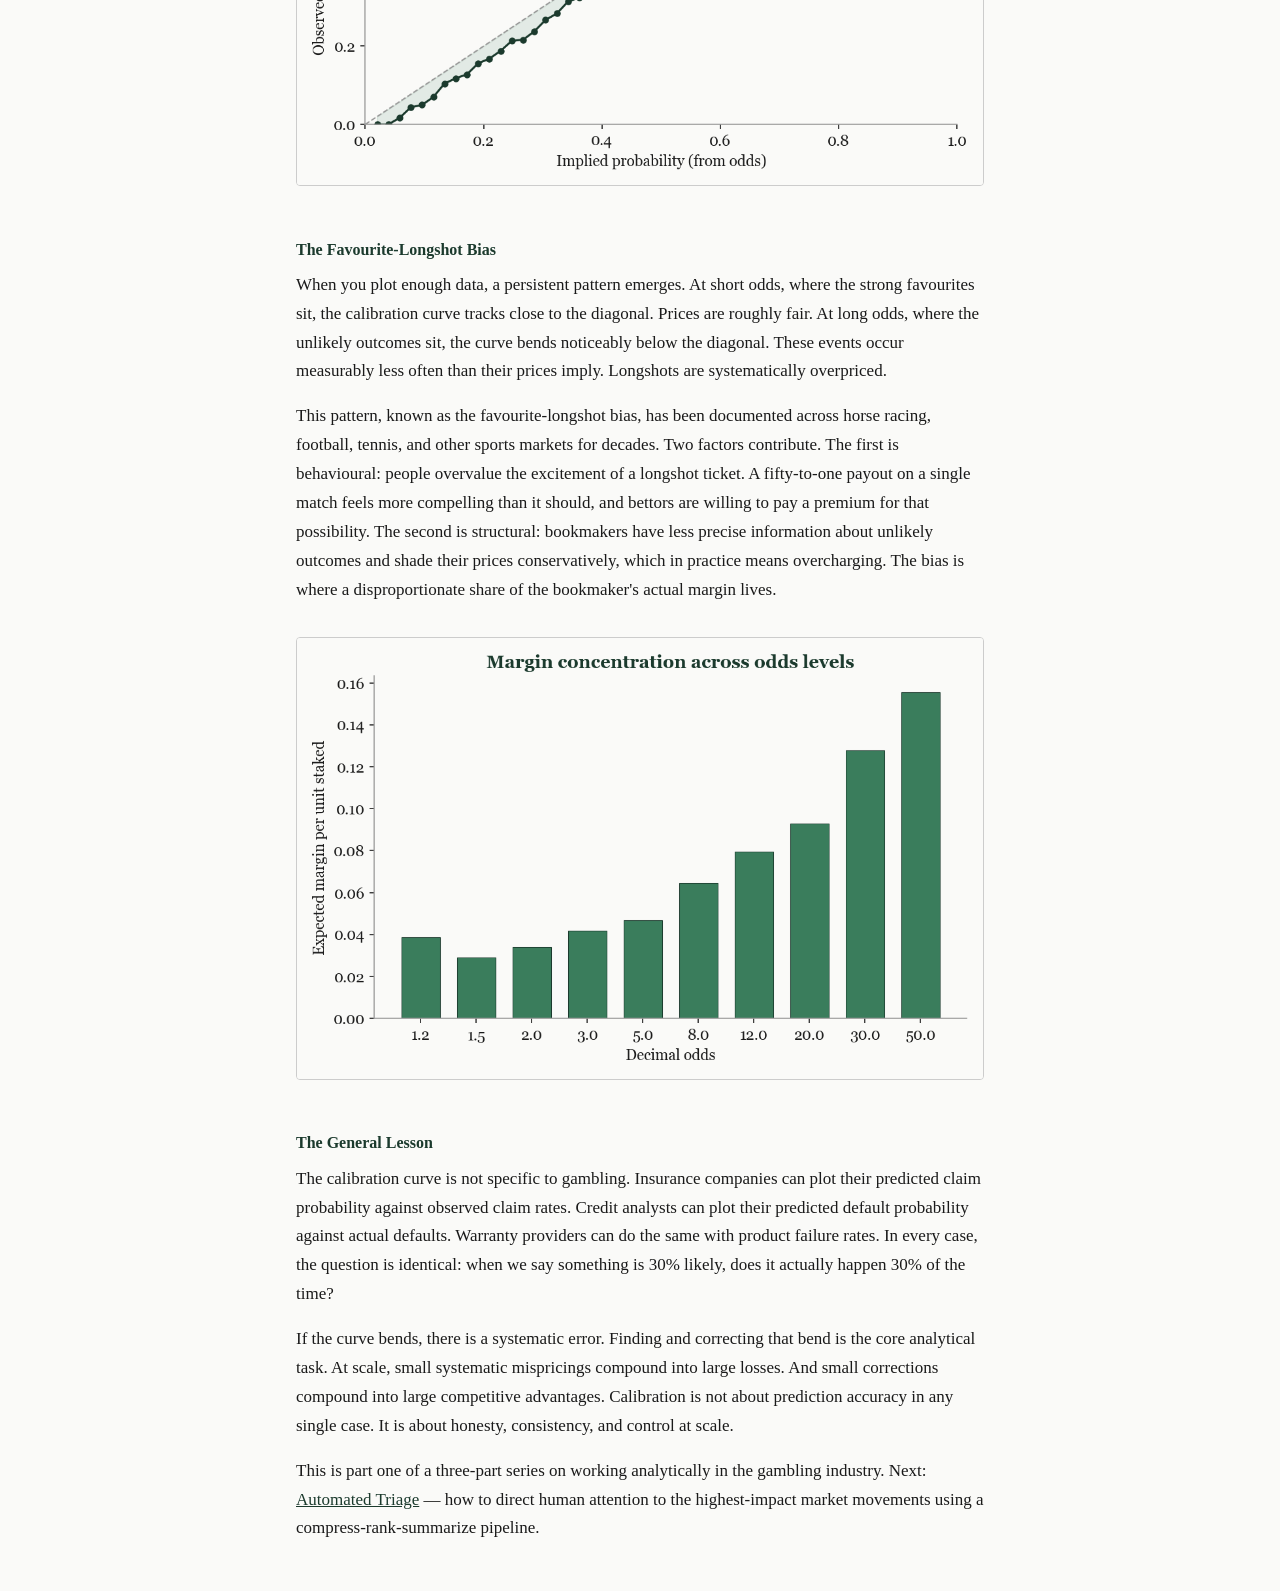
<file: gambling-pricing/index.html>
<!DOCTYPE html>
<html lang="en">
<head>
  <meta charset="UTF-8">
  <meta name="viewport" content="width=device-width, initial-scale=1.0">
  <title>Pricing &amp; Calibration — Robert Treacy</title>
  <link rel="stylesheet" href="../style.css">
</head>
<body>
  <a class="back-link" href="../">Back to portfolio</a>

  <h1>Pricing &amp; Calibration</h1>

  <p>Most people think gambling companies make money by predicting outcomes. That intuition is wrong. The business is not about knowing who will win. It is about assigning the right price to uncertainty, consistently, across millions of events.</p>

  <h3>Odds Are Prices</h3>

  <p>When a bookmaker quotes decimal odds of 2.0 on a football team, they are making a specific claim: this outcome has a 50% chance of happening. The formula is simple. Take one and divide it by the odds. Odds of 4.0 imply a 25% chance. Odds of 1.5 imply a 67% chance. These numbers are not predictions in the colloquial sense. They are prices, and like all prices, they embed an assumption about value.</p>

  <p>This reframing matters because it connects betting to every other industry that prices uncertain outcomes. An insurance premium implies a probability that a claim will be filed. A credit spread implies a probability of default. A warranty price implies a probability of product failure. In each case, the price is a probability claim, whether the business thinks of it that way or not.</p>

  <h3>Where the Margin Lives</h3>

  <p>Consider a coin toss. A fair price for either side would be 2.0, implying 50% each. A bookmaker might price heads at 1.91 and tails at 1.91. Both sides now imply roughly 52.4%, and the two implied probabilities sum to about 105%. That extra five percentage points is the overround, the bookmaker's structural margin built into every event.</p>

  <p>On any single coin toss, the bookmaker can lose. That is expected and normal. The margin only materialises in aggregate, across thousands of events. A difference of two or three percentage points sounds trivial. Across enough volume, it is decisive. This is the entire model: small edge, enormous scale, relentless consistency.</p>

  <h3>Calibration</h3>

  <p>If the model depends on consistency, then the obvious question is: how do you check whether the prices are actually right? The answer is calibration. Take every event the bookmaker has ever priced at a 50% implied probability and check how often those events actually occurred. If the answer is 50%, the prices are accurate at that level. If the answer is 43%, the prices are systematically wrong, and money is leaking in a predictable direction.</p>

  <p>A calibration curve plots implied probability on the horizontal axis against observed frequency on the vertical axis. Perfect calibration would trace a 45-degree diagonal. Every point that sits below the diagonal represents a price band where outcomes happen less often than the odds imply, meaning the bookmaker is overcharging slightly. Every point above the diagonal is the opposite: a price band where outcomes happen more often than implied, meaning the bookmaker is undercharging and losing money.</p>

  <img class="chart" src="calibration-curve.png" alt="Chart showing implied probability on the x-axis against observed frequency on the y-axis. Points at short odds cluster near the 45-degree line. Points at long odds fall below it, meaning those events happen less often than their prices imply.">

  <h3>The Favourite-Longshot Bias</h3>

  <p>When you plot enough data, a persistent pattern emerges. At short odds, where the strong favourites sit, the calibration curve tracks close to the diagonal. Prices are roughly fair. At long odds, where the unlikely outcomes sit, the curve bends noticeably below the diagonal. These events occur measurably less often than their prices imply. Longshots are systematically overpriced.</p>

  <p>This pattern, known as the favourite-longshot bias, has been documented across horse racing, football, tennis, and other sports markets for decades. Two factors contribute. The first is behavioural: people overvalue the excitement of a longshot ticket. A fifty-to-one payout on a single match feels more compelling than it should, and bettors are willing to pay a premium for that possibility. The second is structural: bookmakers have less precise information about unlikely outcomes and shade their prices conservatively, which in practice means overcharging. The bias is where a disproportionate share of the bookmaker's actual margin lives.</p>

  <img class="chart" src="margin-by-odds.png" alt="Bar chart showing expected margin per euro staked across different odds levels. Bars are small near short odds and grow progressively taller at longer odds, showing the bookmaker's edge is concentrated in the longshot range.">

  <h3>The General Lesson</h3>

  <p>The calibration curve is not specific to gambling. Insurance companies can plot their predicted claim probability against observed claim rates. Credit analysts can plot their predicted default probability against actual defaults. Warranty providers can do the same with product failure rates. In every case, the question is identical: when we say something is 30% likely, does it actually happen 30% of the time?</p>

  <p>If the curve bends, there is a systematic error. Finding and correcting that bend is the core analytical task. At scale, small systematic mispricings compound into large losses. And small corrections compound into large competitive advantages. Calibration is not about prediction accuracy in any single case. It is about honesty, consistency, and control at scale.</p>

  <p>This is part one of a three-part series on working analytically in the gambling industry. Next: <a href="../gambling-triage/">Automated Triage</a> — how to direct human attention to the highest-impact market movements using a compress-rank-summarize pipeline.</p>

</body>
</html>
</file>
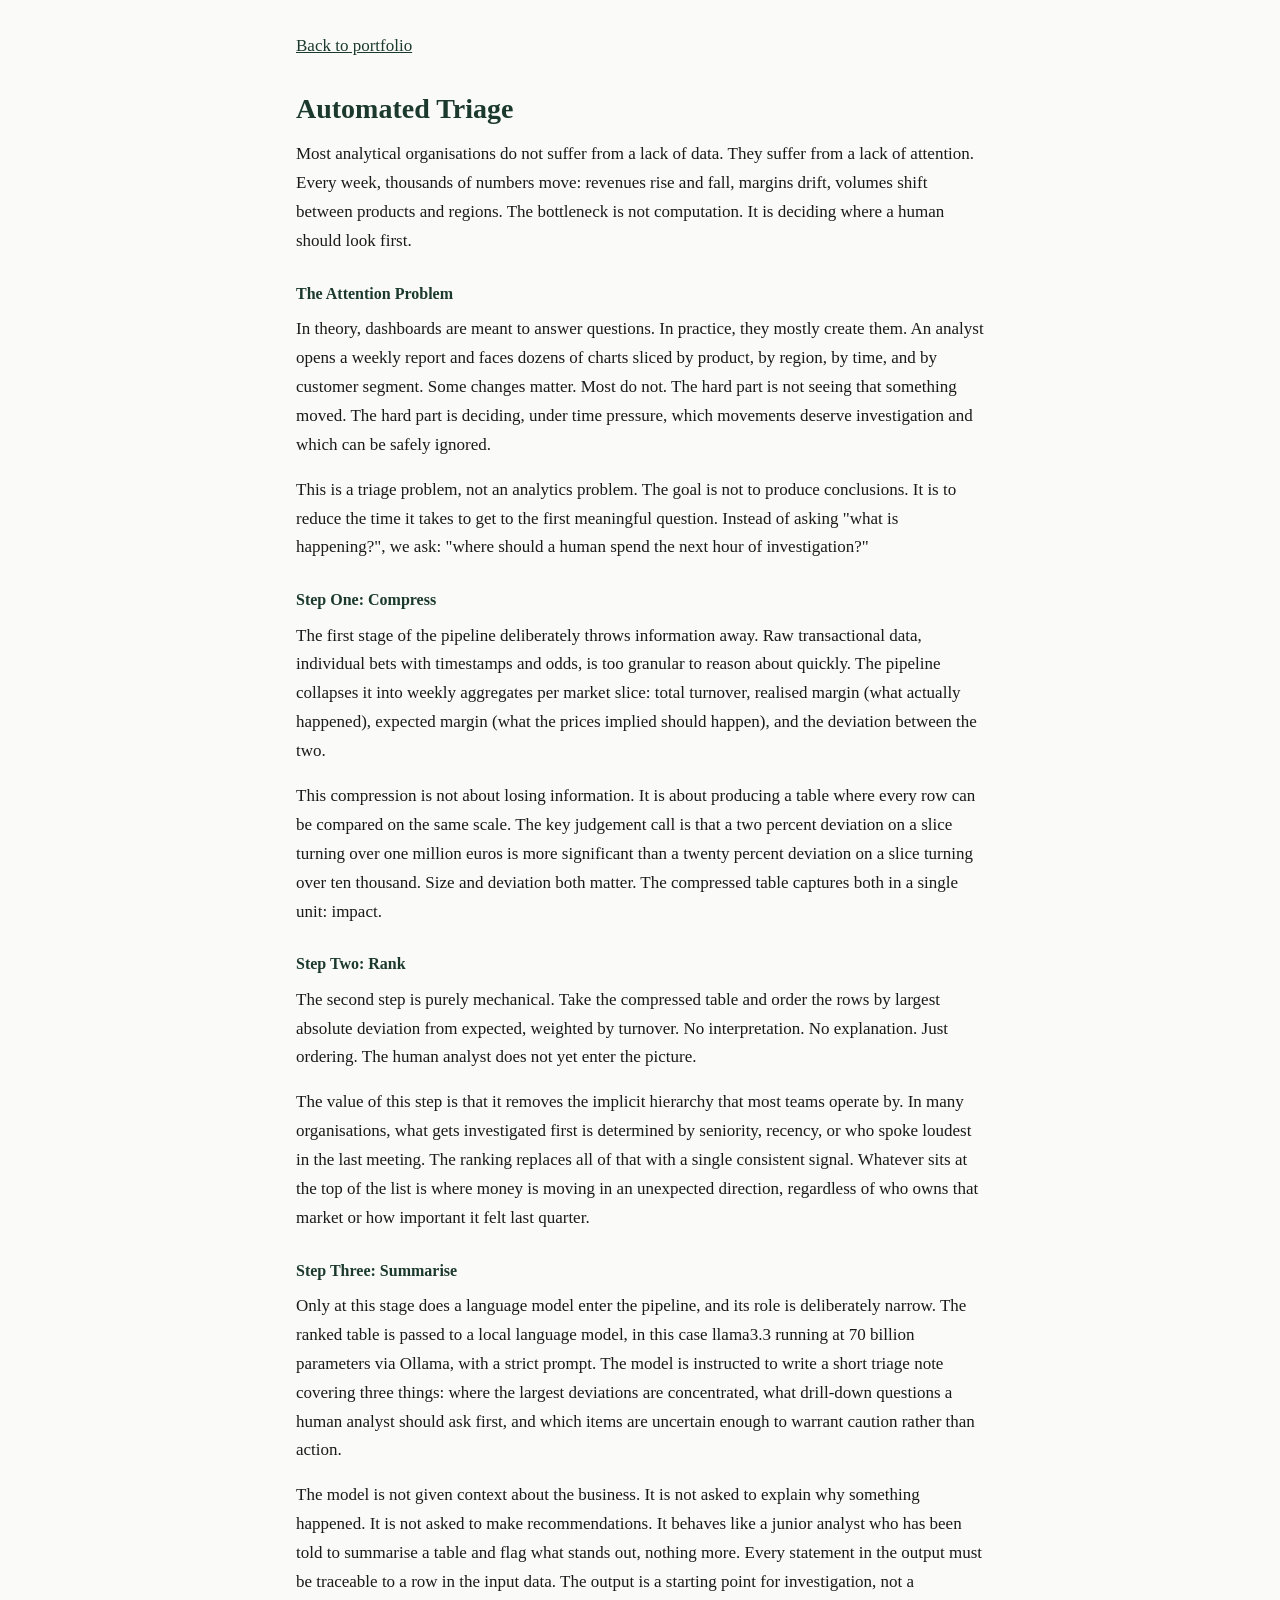
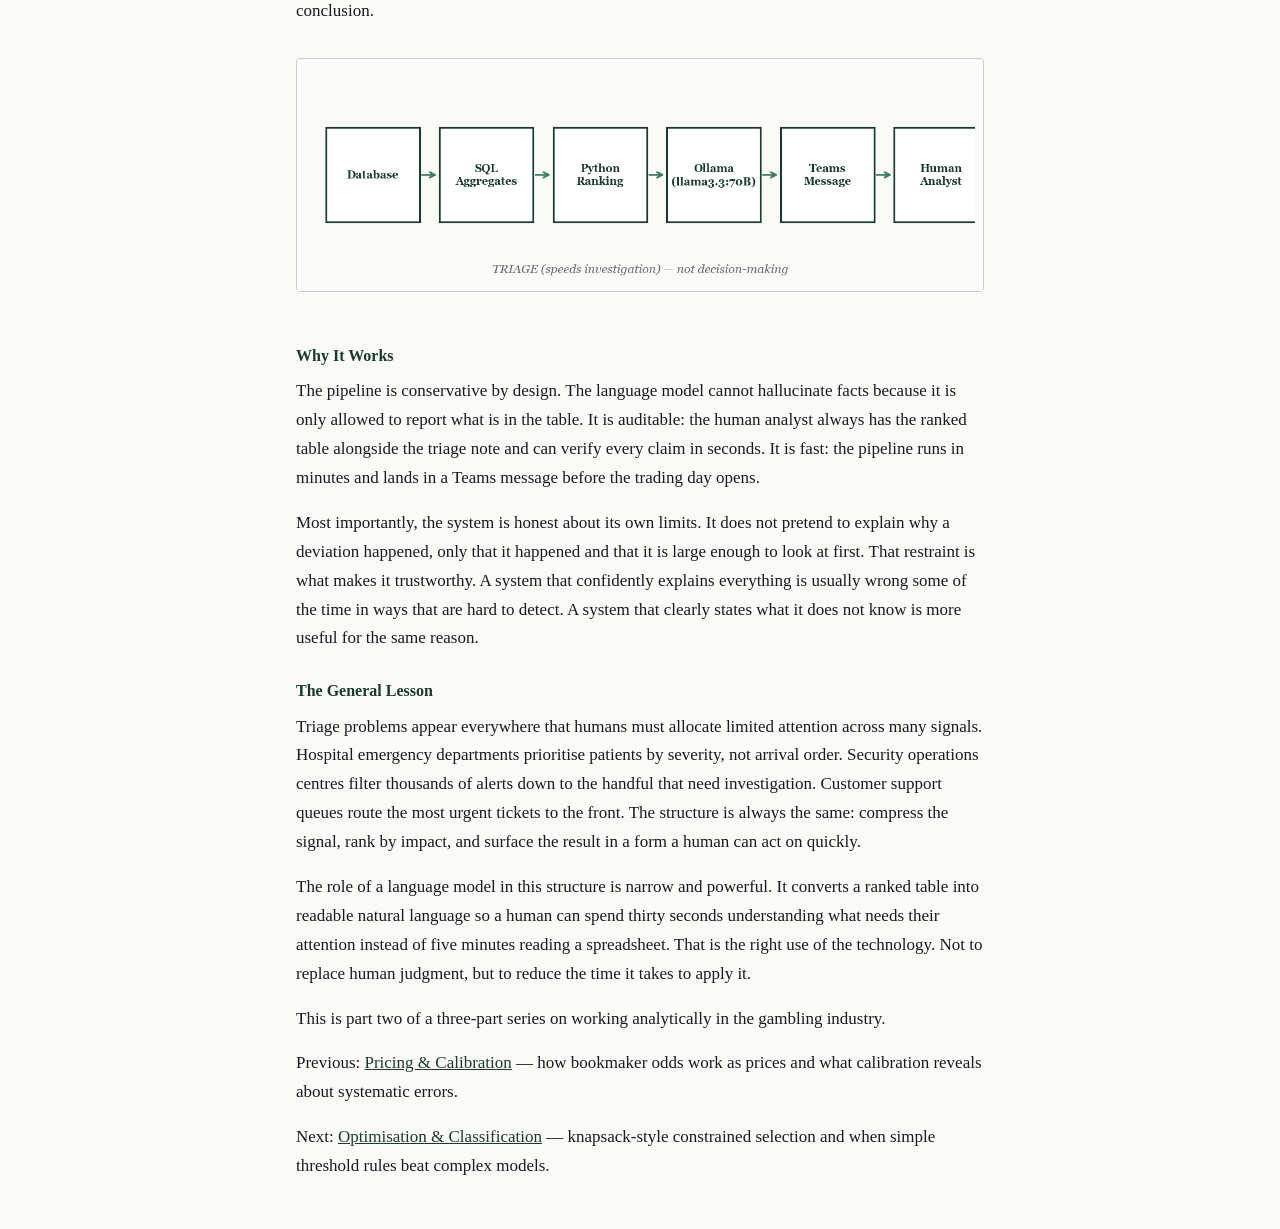
<file: gambling-triage/index.html>
<!DOCTYPE html>
<html lang="en">
<head>
  <meta charset="UTF-8">
  <meta name="viewport" content="width=device-width, initial-scale=1.0">
  <title>Automated Triage — Robert Treacy</title>
  <link rel="stylesheet" href="../style.css">
</head>
<body>
  <a class="back-link" href="../">Back to portfolio</a>

  <h1>Automated Triage</h1>

  <p>Most analytical organisations do not suffer from a lack of data. They suffer from a lack of attention. Every week, thousands of numbers move: revenues rise and fall, margins drift, volumes shift between products and regions. The bottleneck is not computation. It is deciding where a human should look first.</p>

  <h3>The Attention Problem</h3>

  <p>In theory, dashboards are meant to answer questions. In practice, they mostly create them. An analyst opens a weekly report and faces dozens of charts sliced by product, by region, by time, and by customer segment. Some changes matter. Most do not. The hard part is not seeing that something moved. The hard part is deciding, under time pressure, which movements deserve investigation and which can be safely ignored.</p>

  <p>This is a triage problem, not an analytics problem. The goal is not to produce conclusions. It is to reduce the time it takes to get to the first meaningful question. Instead of asking "what is happening?", we ask: "where should a human spend the next hour of investigation?"</p>

  <h3>Step One: Compress</h3>

  <p>The first stage of the pipeline deliberately throws information away. Raw transactional data, individual bets with timestamps and odds, is too granular to reason about quickly. The pipeline collapses it into weekly aggregates per market slice: total turnover, realised margin (what actually happened), expected margin (what the prices implied should happen), and the deviation between the two.</p>

  <p>This compression is not about losing information. It is about producing a table where every row can be compared on the same scale. The key judgement call is that a two percent deviation on a slice turning over one million euros is more significant than a twenty percent deviation on a slice turning over ten thousand. Size and deviation both matter. The compressed table captures both in a single unit: impact.</p>

  <h3>Step Two: Rank</h3>

  <p>The second step is purely mechanical. Take the compressed table and order the rows by largest absolute deviation from expected, weighted by turnover. No interpretation. No explanation. Just ordering. The human analyst does not yet enter the picture.</p>

  <p>The value of this step is that it removes the implicit hierarchy that most teams operate by. In many organisations, what gets investigated first is determined by seniority, recency, or who spoke loudest in the last meeting. The ranking replaces all of that with a single consistent signal. Whatever sits at the top of the list is where money is moving in an unexpected direction, regardless of who owns that market or how important it felt last quarter.</p>

  <h3>Step Three: Summarise</h3>

  <p>Only at this stage does a language model enter the pipeline, and its role is deliberately narrow. The ranked table is passed to a local language model, in this case llama3.3 running at 70 billion parameters via Ollama, with a strict prompt. The model is instructed to write a short triage note covering three things: where the largest deviations are concentrated, what drill-down questions a human analyst should ask first, and which items are uncertain enough to warrant caution rather than action.</p>

  <p>The model is not given context about the business. It is not asked to explain why something happened. It is not asked to make recommendations. It behaves like a junior analyst who has been told to summarise a table and flag what stands out, nothing more. Every statement in the output must be traceable to a row in the input data. The output is a starting point for investigation, not a conclusion.</p>

  <img class="chart" src="pipeline-diagram.png" alt="Diagram showing the triage pipeline left to right: Database feeds into SQL Aggregates, which feeds into Python Ranking, which feeds into Ollama running llama3.3:70B, which outputs a Teams message received by a Human Analyst. The label reads: TRIAGE — not decision-making.">

  <h3>Why It Works</h3>

  <p>The pipeline is conservative by design. The language model cannot hallucinate facts because it is only allowed to report what is in the table. It is auditable: the human analyst always has the ranked table alongside the triage note and can verify every claim in seconds. It is fast: the pipeline runs in minutes and lands in a Teams message before the trading day opens.</p>

  <p>Most importantly, the system is honest about its own limits. It does not pretend to explain why a deviation happened, only that it happened and that it is large enough to look at first. That restraint is what makes it trustworthy. A system that confidently explains everything is usually wrong some of the time in ways that are hard to detect. A system that clearly states what it does not know is more useful for the same reason.</p>

  <h3>The General Lesson</h3>

  <p>Triage problems appear everywhere that humans must allocate limited attention across many signals. Hospital emergency departments prioritise patients by severity, not arrival order. Security operations centres filter thousands of alerts down to the handful that need investigation. Customer support queues route the most urgent tickets to the front. The structure is always the same: compress the signal, rank by impact, and surface the result in a form a human can act on quickly.</p>

  <p>The role of a language model in this structure is narrow and powerful. It converts a ranked table into readable natural language so a human can spend thirty seconds understanding what needs their attention instead of five minutes reading a spreadsheet. That is the right use of the technology. Not to replace human judgment, but to reduce the time it takes to apply it.</p>

  <p>This is part two of a three-part series on working analytically in the gambling industry.</p>
  <p>Previous: <a href="../gambling-pricing/">Pricing &amp; Calibration</a> — how bookmaker odds work as prices and what calibration reveals about systematic errors.</p>
  <p>Next: <a href="../gambling-optimisation/">Optimisation &amp; Classification</a> — knapsack-style constrained selection and when simple threshold rules beat complex models.</p>

</body>
</html>
</file>
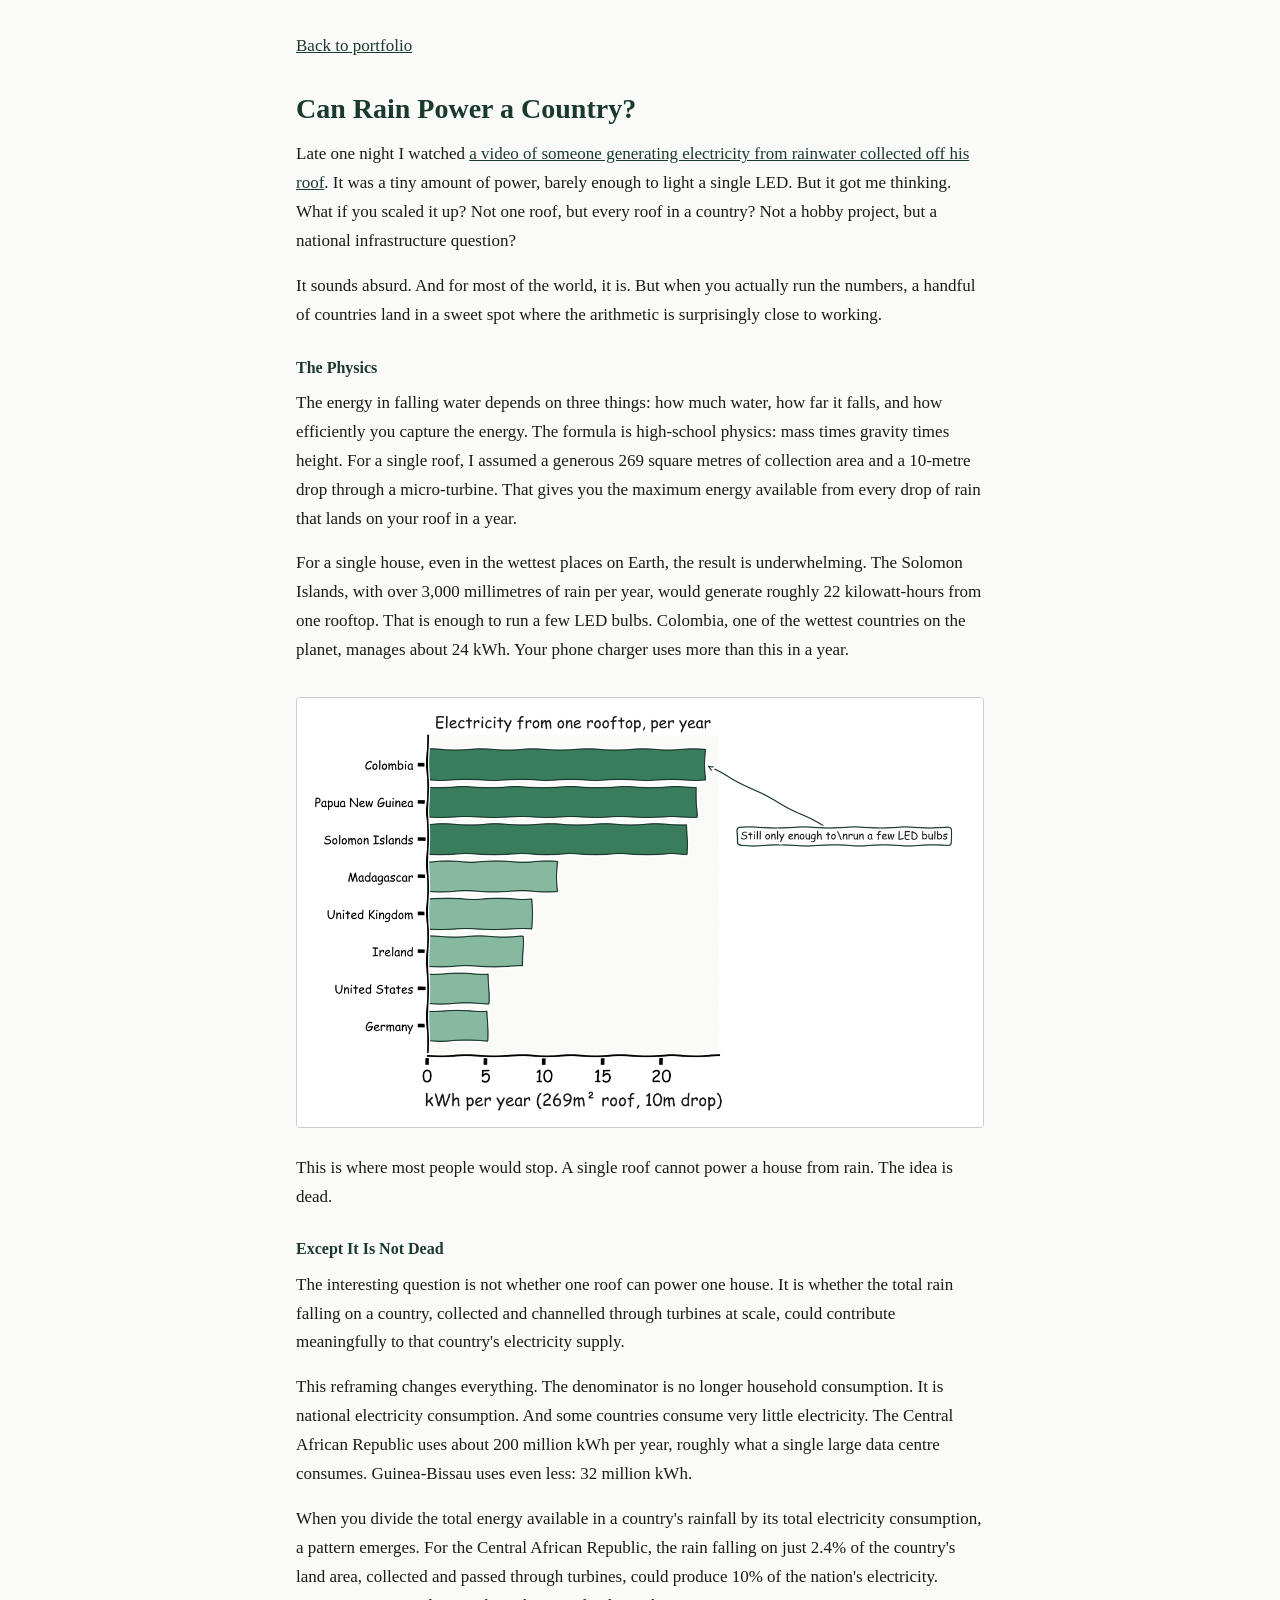
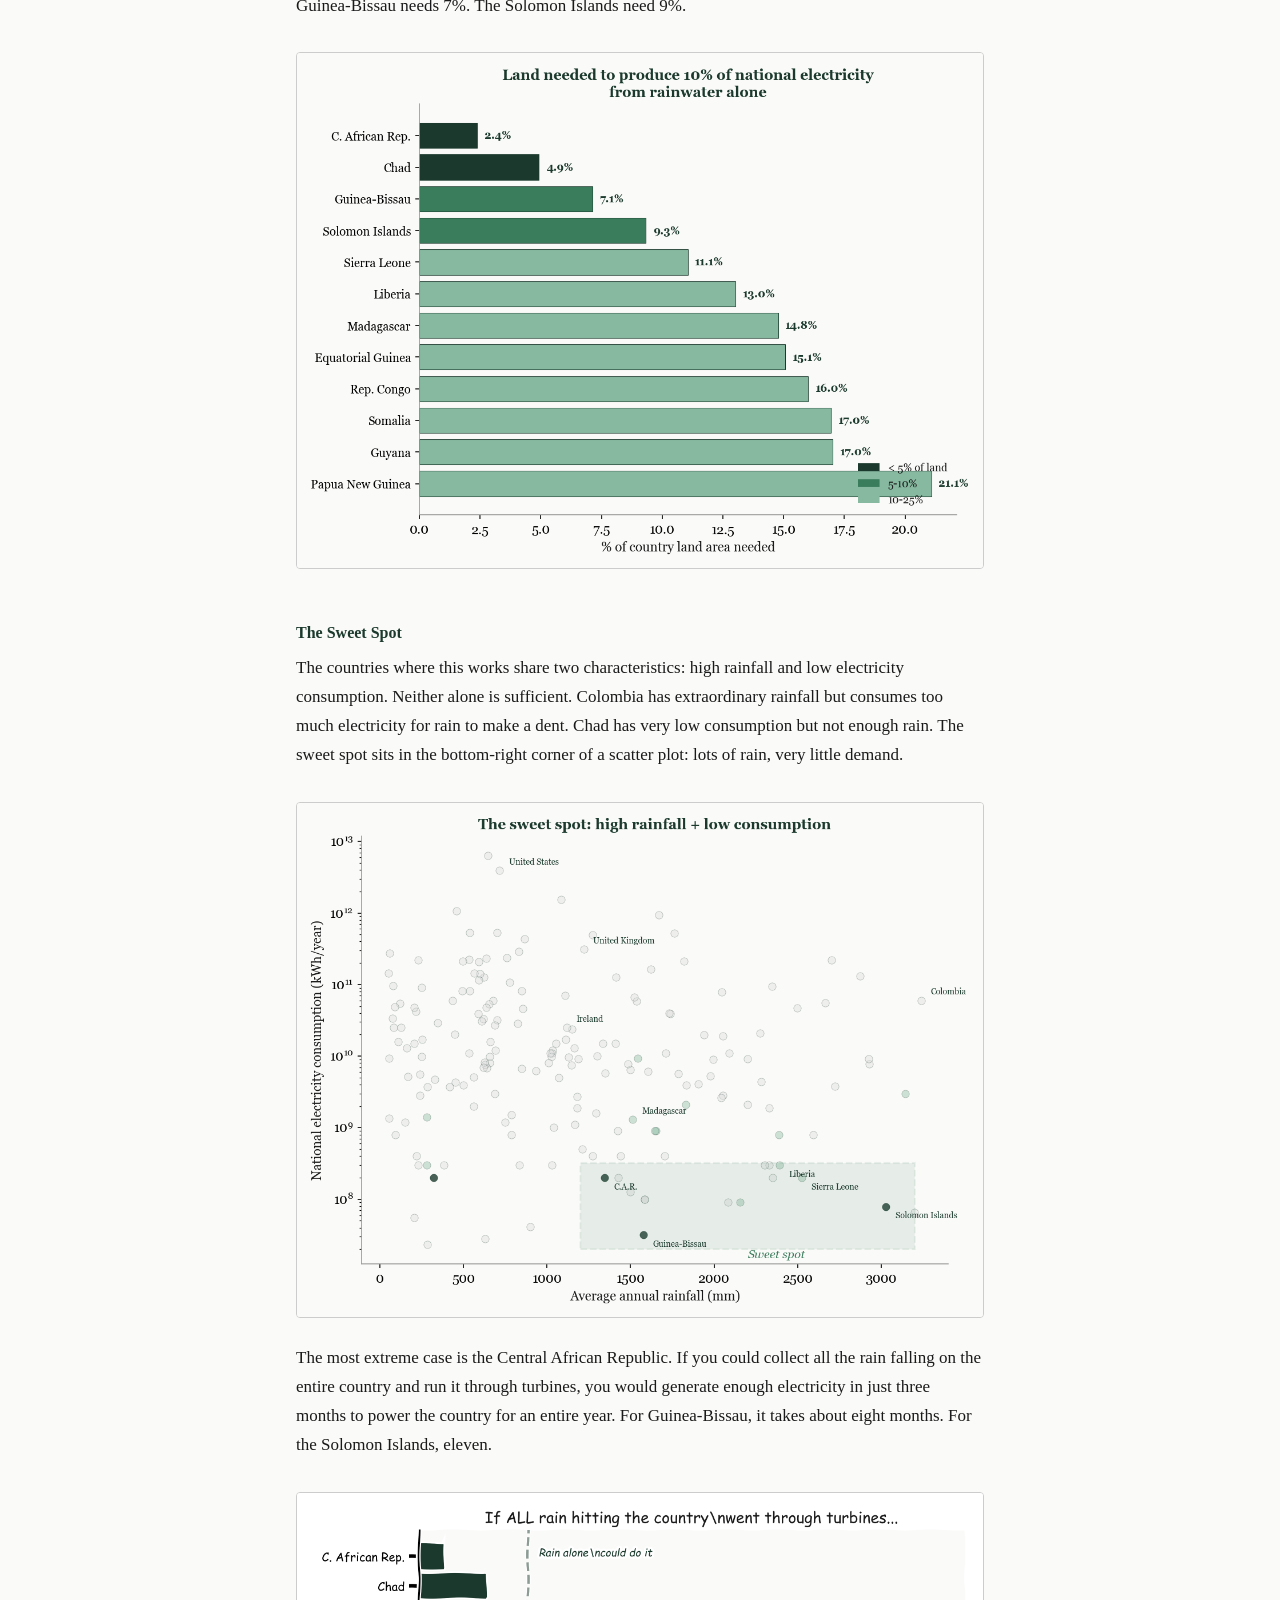
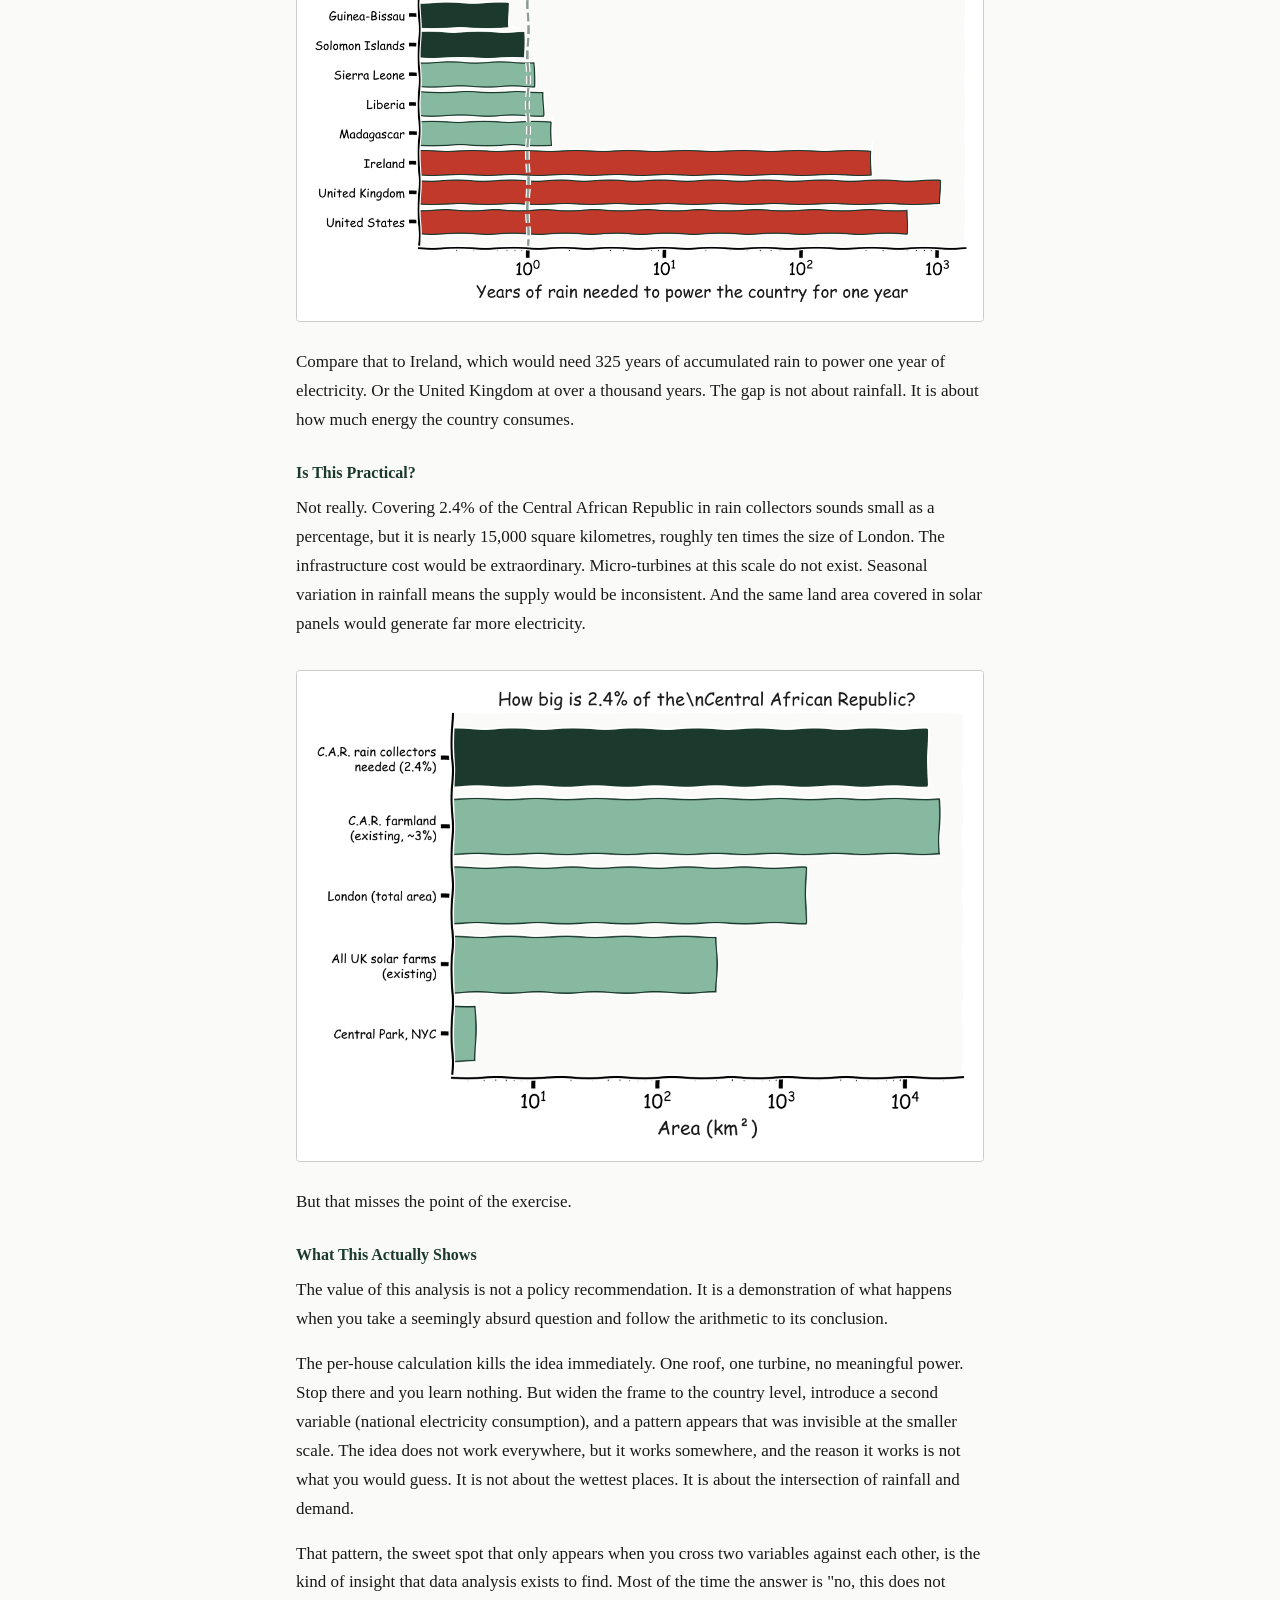
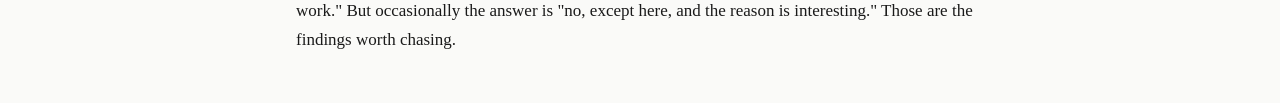
<file: rainwater-power/index.html>
<!DOCTYPE html>
<html lang="en">
<head>
  <meta charset="UTF-8">
  <meta name="viewport" content="width=device-width, initial-scale=1.0">
  <title>Can Rain Power a Country? — Robert Treacy</title>
  <link rel="stylesheet" href="../style.css">
</head>
<body>
  <a class="back-link" href="../">Back to portfolio</a>

  <h1>Can Rain Power a Country?</h1>

  <p>Late one night I watched <a href="https://www.youtube.com/watch?v=amu5LJaDUPY" target="_blank" rel="noopener">a video of someone generating electricity from rainwater collected off his roof</a>. It was a tiny amount of power, barely enough to light a single LED. But it got me thinking. What if you scaled it up? Not one roof, but every roof in a country? Not a hobby project, but a national infrastructure question?</p>

  <p>It sounds absurd. And for most of the world, it is. But when you actually run the numbers, a handful of countries land in a sweet spot where the arithmetic is surprisingly close to working.</p>

  <h3>The Physics</h3>

  <p>The energy in falling water depends on three things: how much water, how far it falls, and how efficiently you capture the energy. The formula is high-school physics: mass times gravity times height. For a single roof, I assumed a generous 269 square metres of collection area and a 10-metre drop through a micro-turbine. That gives you the maximum energy available from every drop of rain that lands on your roof in a year.</p>

  <p>For a single house, even in the wettest places on Earth, the result is underwhelming. The Solomon Islands, with over 3,000 millimetres of rain per year, would generate roughly 22 kilowatt-hours from one rooftop. That is enough to run a few LED bulbs. Colombia, one of the wettest countries on the planet, manages about 24 kWh. Your phone charger uses more than this in a year.</p>

  <img class="chart" src="per-house-kwh.png" alt="Bar chart showing annual electricity from one rooftop across 8 countries. Even the wettest countries produce only 15-24 kWh per year per roof, enough for a few LED bulbs.">

  <p>This is where most people would stop. A single roof cannot power a house from rain. The idea is dead.</p>

  <h3>Except It Is Not Dead</h3>

  <p>The interesting question is not whether one roof can power one house. It is whether the total rain falling on a country, collected and channelled through turbines at scale, could contribute meaningfully to that country's electricity supply.</p>

  <p>This reframing changes everything. The denominator is no longer household consumption. It is national electricity consumption. And some countries consume very little electricity. The Central African Republic uses about 200 million kWh per year, roughly what a single large data centre consumes. Guinea-Bissau uses even less: 32 million kWh.</p>

  <p>When you divide the total energy available in a country's rainfall by its total electricity consumption, a pattern emerges. For the Central African Republic, the rain falling on just 2.4% of the country's land area, collected and passed through turbines, could produce 10% of the nation's electricity. Guinea-Bissau needs 7%. The Solomon Islands need 9%.</p>

  <img class="chart" src="land-needed.png" alt="Horizontal bar chart showing the percentage of national land area needed to produce 10% of electricity from rainwater. The Central African Republic needs only 2.4%. Guinea-Bissau needs 7.1%. Solomon Islands needs 9.3%.">

  <h3>The Sweet Spot</h3>

  <p>The countries where this works share two characteristics: high rainfall and low electricity consumption. Neither alone is sufficient. Colombia has extraordinary rainfall but consumes too much electricity for rain to make a dent. Chad has very low consumption but not enough rain. The sweet spot sits in the bottom-right corner of a scatter plot: lots of rain, very little demand.</p>

  <img class="chart" src="scatter-sweet-spot.png" alt="Scatter plot of 180 countries with rainfall on the x-axis and electricity consumption on the y-axis (log scale). The sweet spot in the bottom-right corner contains Guinea-Bissau, Solomon Islands, Sierra Leone, and Liberia: high rainfall, low consumption.">

  <p>The most extreme case is the Central African Republic. If you could collect all the rain falling on the entire country and run it through turbines, you would generate enough electricity in just three months to power the country for an entire year. For Guinea-Bissau, it takes about eight months. For the Solomon Islands, eleven.</p>

  <img class="chart" src="years-of-rain.png" alt="Horizontal bar chart on a log scale showing years of rain needed to power the country for one year. Central African Republic needs 0.24 years. Guinea-Bissau needs 0.71. Ireland needs 325. The United Kingdom needs 1,047.">

  <p>Compare that to Ireland, which would need 325 years of accumulated rain to power one year of electricity. Or the United Kingdom at over a thousand years. The gap is not about rainfall. It is about how much energy the country consumes.</p>

  <h3>Is This Practical?</h3>

  <p>Not really. Covering 2.4% of the Central African Republic in rain collectors sounds small as a percentage, but it is nearly 15,000 square kilometres, roughly ten times the size of London. The infrastructure cost would be extraordinary. Micro-turbines at this scale do not exist. Seasonal variation in rainfall means the supply would be inconsistent. And the same land area covered in solar panels would generate far more electricity.</p>

  <img class="chart" src="area-comparison.png" alt="Bar chart comparing land areas. The 2.4% of Central African Republic needed equals about 15,000 km squared, which is comparable to the country's existing farmland and roughly ten times the size of London.">

  <p>But that misses the point of the exercise.</p>

  <h3>What This Actually Shows</h3>

  <p>The value of this analysis is not a policy recommendation. It is a demonstration of what happens when you take a seemingly absurd question and follow the arithmetic to its conclusion.</p>

  <p>The per-house calculation kills the idea immediately. One roof, one turbine, no meaningful power. Stop there and you learn nothing. But widen the frame to the country level, introduce a second variable (national electricity consumption), and a pattern appears that was invisible at the smaller scale. The idea does not work everywhere, but it works somewhere, and the reason it works is not what you would guess. It is not about the wettest places. It is about the intersection of rainfall and demand.</p>

  <p>That pattern, the sweet spot that only appears when you cross two variables against each other, is the kind of insight that data analysis exists to find. Most of the time the answer is "no, this does not work." But occasionally the answer is "no, except here, and the reason is interesting." Those are the findings worth chasing.</p>

</body>
</html>
</file>
<file: style.css>
* { box-sizing: border-box; margin: 0; padding: 0; }

body {
  font-family: Georgia, 'Times New Roman', serif;
  font-size: 1.0625rem;
  font-weight: 400;
  line-height: 1.7;
  color: #1a1a1a;
  background: #fafaf8;
  max-width: 720px;
  margin: 0 auto;
  padding: 2rem 1rem;
}

h1 { font-size: 1.75rem; color: #1b3a2d; margin-bottom: 0.5rem; }
h2 { font-size: 1.25rem; color: #1b3a2d; margin: 2rem 0 0.75rem; }
h3 { font-size: 1rem; color: #1b3a2d; margin: 1.5rem 0 0.5rem; }

p { margin-bottom: 1rem; }

a { color: #1b3a2d; }
a:hover { text-decoration: underline; }

.cards {
  display: grid;
  grid-template-columns: 1fr 1fr;
  gap: 1rem;
  margin: 1.5rem 0;
}

.card {
  border: 1px solid #d4cfca;
  border-radius: 6px;
  padding: 1rem;
  text-decoration: none;
  color: inherit;
  display: block;
  min-height: 44px;
  transition: background 0.15s;
}

.card:hover { background: #f0ede9; }

.card h3 { margin: 0 0 0.25rem; }
.card p { margin: 0; font-size: 0.875rem; color: #555; }

.tag {
  display: inline-block;
  font-size: 0.75rem;
  background: #e8f0eb;
  color: #1b3a2d;
  border-radius: 3px;
  padding: 0.1rem 0.4rem;
  margin-bottom: 0.4rem;
}

img {
  max-width: 100%;
  border: 1px solid #ccc;
  border-radius: 4px;
  margin: 1rem 0;
}

.profile-links { margin: 1rem 0 2rem; }
.profile-links a {
  display: inline-block;
  margin-right: 1rem;
  color: #1b3a2d;
  font-weight: bold;
  min-height: 44px;
  line-height: 44px;
}

.back-link { margin-bottom: 1.5rem; display: block; }

@media (max-width: 600px) {
  body { padding: 1rem; }
  .cards { grid-template-columns: 1fr; }
  .card { min-height: 56px; }
}
</file>
